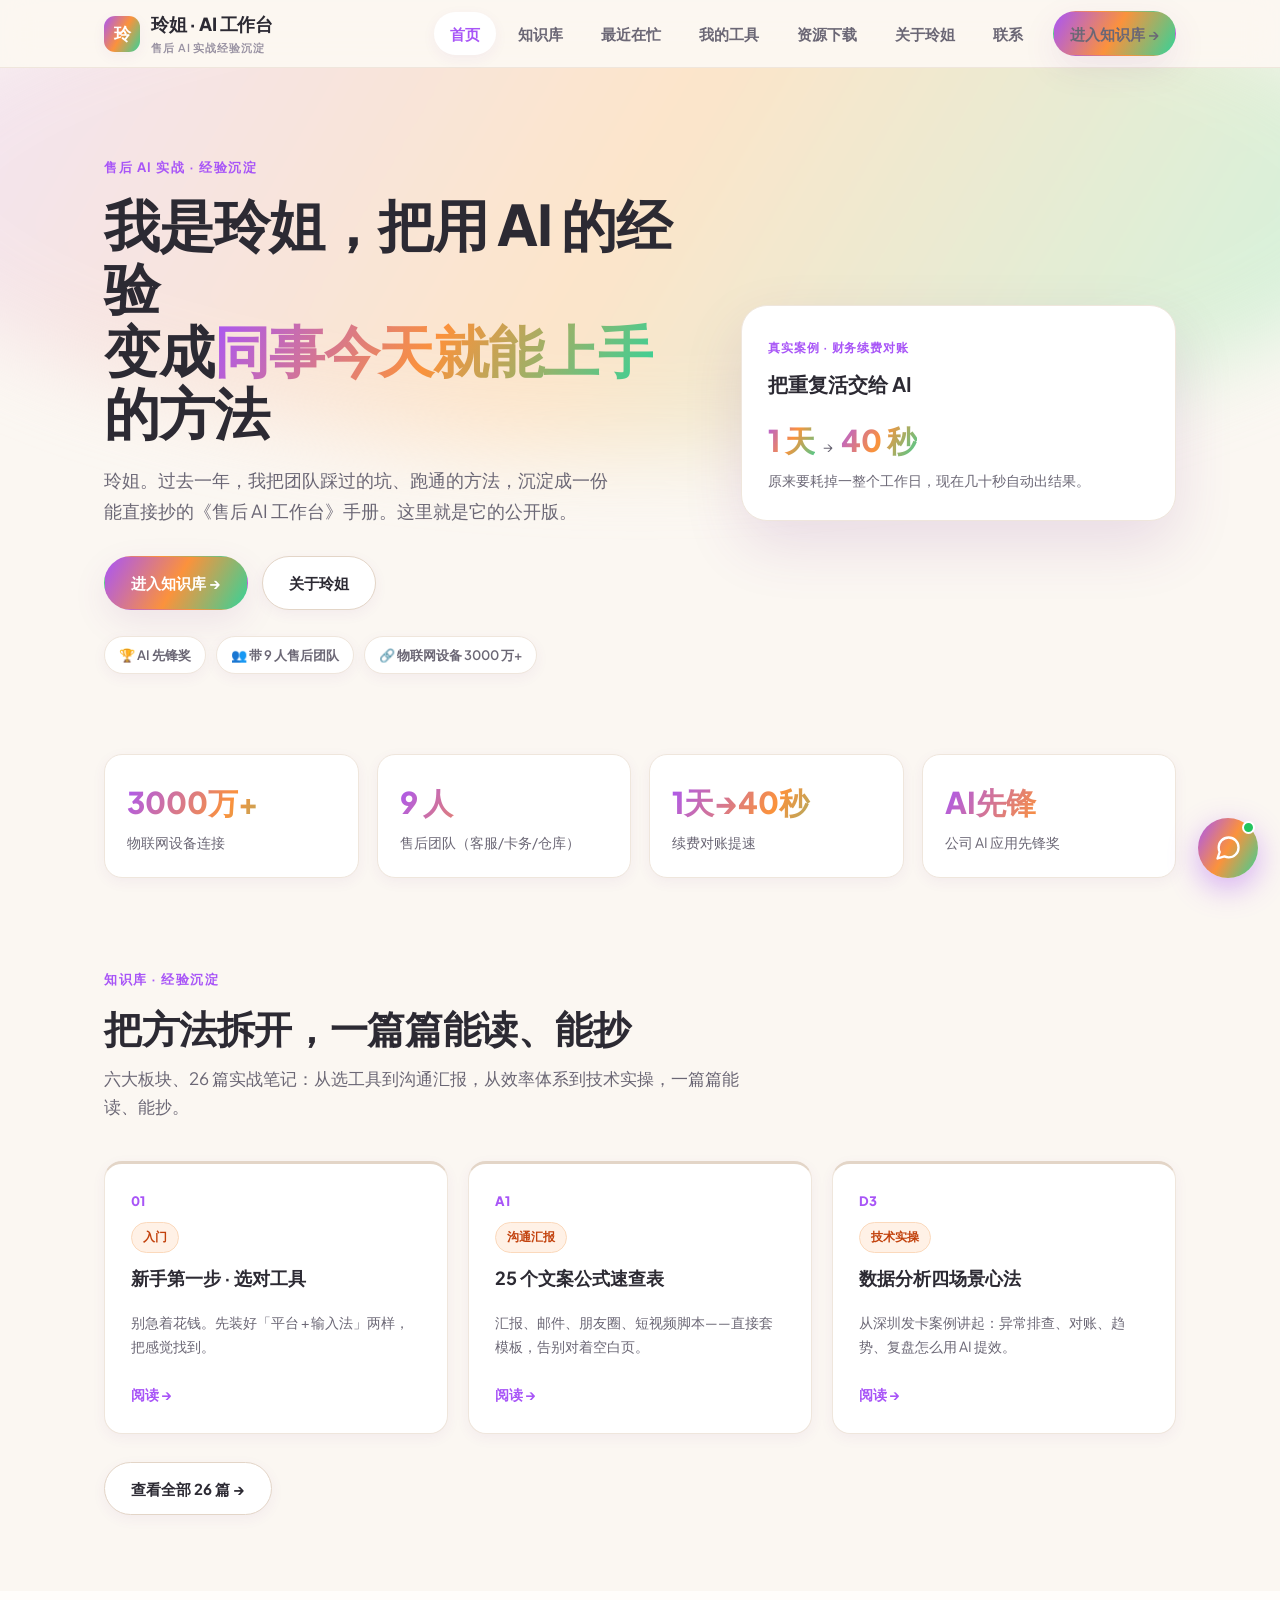
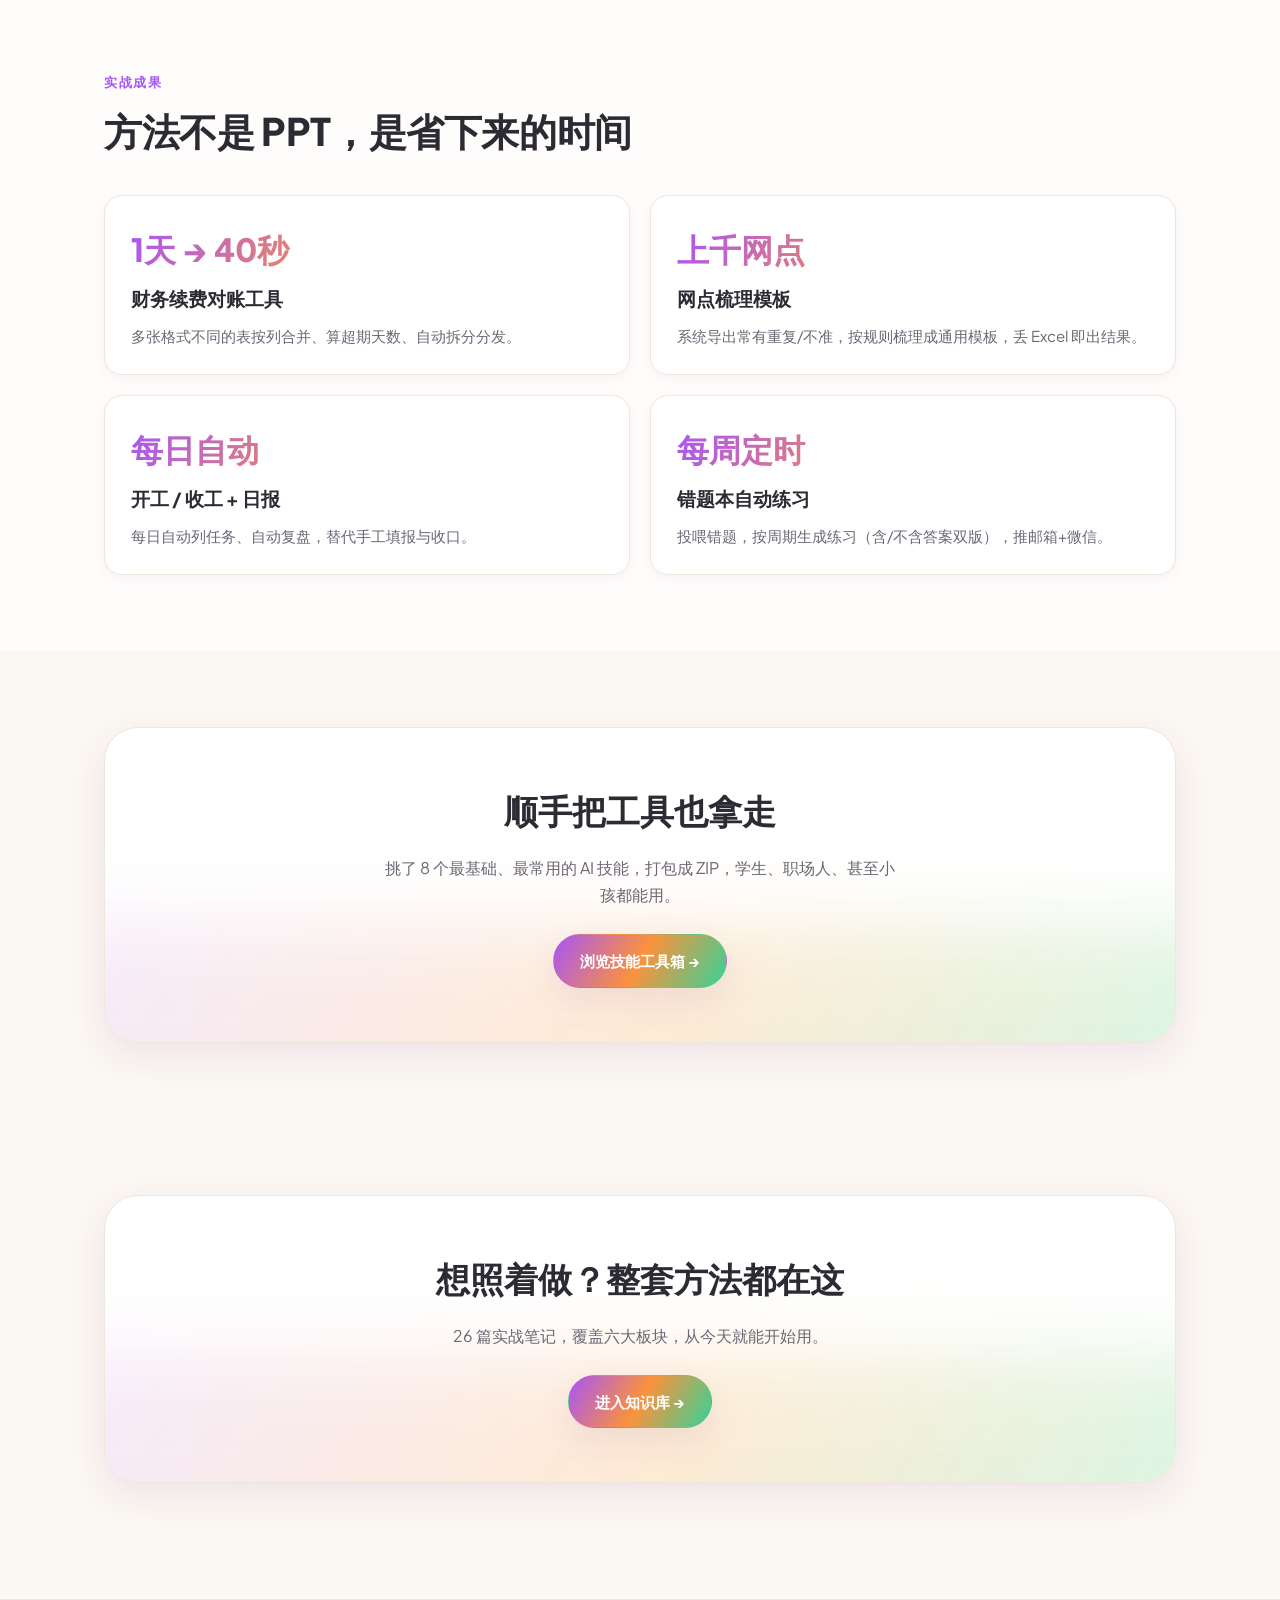
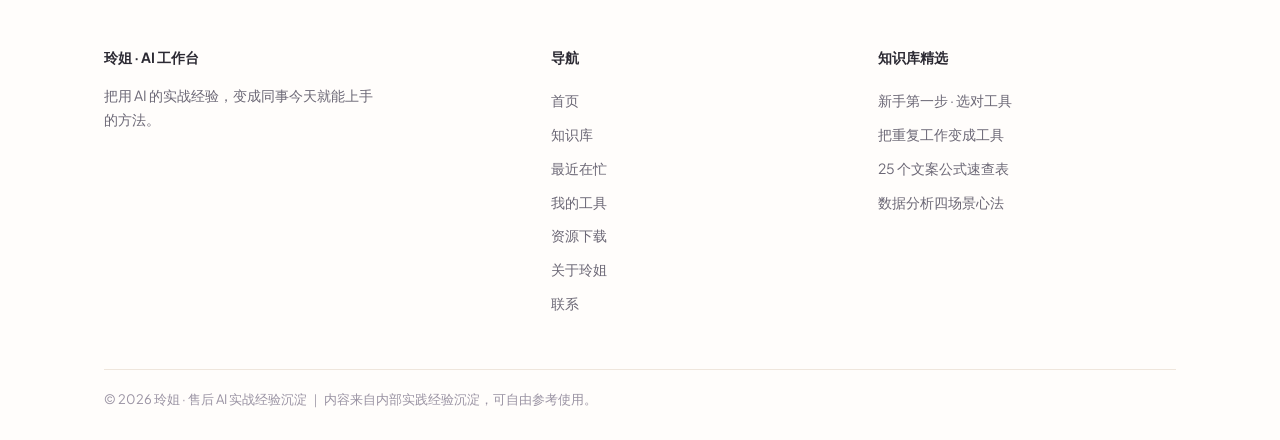
<file: index.html>
<!DOCTYPE html>
<html lang="zh-CN">
<head>
  <meta charset="UTF-8" />
  <meta name="viewport" content="width=device-width, initial-scale=1.0" />
  <title>玲姐 · AI 工作台 ｜ 售后 AI 实战经验沉淀</title>
  <meta name="description" content="玲姐把用 AI 的实战经验，变成同事今天就能上手的方法论与知识库。" />
  <link rel="preconnect" href="https://fonts.googleapis.com" />
  <link rel="preconnect" href="https://fonts.gstatic.com" crossorigin />
  <link href="https://fonts.googleapis.com/css2?family=Plus+Jakarta+Sans:wght@400;500;600;700;800&family=JetBrains+Mono&display=swap" rel="stylesheet" />
    <link rel="icon" href="assets/favicon.svg" type="image/svg+xml" />
<link rel="stylesheet" href="assets/css/style.css" />
  <meta property="og:type" content="website" />
  <meta property="og:title" content="玲姐 · AI 工作台 ｜ 售后 AI 实战经验沉淀" />
  <meta property="og:description" content="玲姐把用 AI 的实战经验，变成同事今天就能上手的方法论与知识库。" />
  <meta property="og:image" content="https://ling02163.github.io/ai-workbench/assets/og-cover.png" />
  <meta property="og:url" content="https://ling02163.github.io/ai-workbench/" />
  <meta name="twitter:card" content="summary_large_image" />
  <meta name="twitter:title" content="玲姐 · AI 工作台 ｜ 售后 AI 实战经验沉淀" />
  <meta name="twitter:description" content="玲姐把用 AI 的实战经验，变成同事今天就能上手的方法论与知识库。" />
  <meta name="twitter:image" content="https://ling02163.github.io/ai-workbench/assets/og-cover.png" />
</head>
<body>
  <div id="site-header"></div>

  <main>
    <!-- HERO -->
    <section class="hero">
      <div class="container">
        <div>
          <span class="eyebrow">售后 AI 实战 · 经验沉淀</span>
          <h1>我是玲姐，把用 AI 的经验<br />变成<span class="gradient-text">同事今天就能上手</span>的方法</h1>
          <p class="lead">玲姐。过去一年，我把团队踩过的坑、跑通的方法，沉淀成一份能直接抄的《售后 AI 工作台》手册。这里就是它的公开版。</p>
          <div class="hero-actions">
            <a class="btn btn-primary" href="kb.html">进入知识库 →</a>
            <a class="btn btn-ghost" href="about.html">关于玲姐</a>
          </div>
          <div class="pill-row">
            <span class="pill">🏆 AI 先锋奖</span>
            <span class="pill">👥 带 9 人售后团队</span>
            <span class="pill">🔗 物联网设备 3000 万+</span>
          </div>
        </div>
        <div class="hero-card float" data-reveal>
          <span class="tag">真实案例 · 财务续费对账</span>
          <h3>把重复活交给 AI</h3>
          <div class="stat">
            <b class="gradient-text">1 天</b>
            <span>→</span>
            <b class="gradient-text">40 秒</b>
          </div>
          <span style="color:var(--ink-soft);font-size:14px;">原来要耗掉一整个工作日，现在几十秒自动出结果。</span>
        </div>
      </div>
    </section>

    <!-- STATS -->
    <section class="container" style="padding-bottom:10px;">
      <div class="stats" data-reveal>
        <div class="stat-card"><b class="gradient-text">3000万+</b><span>物联网设备连接</span></div>
        <div class="stat-card"><b class="gradient-text">9 人</b><span>售后团队（客服/卡务/仓库）</span></div>
        <div class="stat-card"><b class="gradient-text">1天→40秒</b><span>续费对账提速</span></div>
        <div class="stat-card"><b class="gradient-text">AI先锋</b><span>公司 AI 应用先锋奖</span></div>
      </div>
    </section>

    <!-- 知识库入口 -->
    <section class="block">
      <div class="container">
        <div class="section-head" data-reveal>
          <span class="eyebrow">知识库 · 经验沉淀</span>
          <h2 class="section-title">把方法拆开，一篇篇能读、能抄</h2>
          <p class="section-sub">六大板块、26 篇实战笔记：从选工具到沟通汇报，从效率体系到技术实操，一篇篇能读、能抄。</p>
        </div>
        <div class="grid grid-3">
          <a class="card kb-card" href="kb.html?id=choose-tools" data-reveal>
            <span class="no">01</span><span class="chip">入门</span>
            <h3>新手第一步 · 选对工具</h3>
            <p>别急着花钱。先装好「平台 + 输入法」两样，把感觉找到。</p>
            <span class="more">阅读 →</span>
          </a>
          <a class="card kb-card" href="kb.html?id=copy-formulas" data-reveal>
            <span class="no">A1</span><span class="chip">沟通汇报</span>
            <h3>25 个文案公式速查表</h3>
            <p>汇报、邮件、朋友圈、短视频脚本——直接套模板，告别对着空白页。</p>
            <span class="more">阅读 →</span>
          </a>
          <a class="card kb-card" href="kb.html?id=ai-data-analysis" data-reveal>
            <span class="no">D3</span><span class="chip">技术实操</span>
            <h3>数据分析四场景心法</h3>
            <p>从深圳发卡案例讲起：异常排查、对账、趋势、复盘怎么用 AI 提效。</p>
            <span class="more">阅读 →</span>
          </a>
        </div>
        <div style="margin-top:28px;" data-reveal>
          <a class="btn btn-ghost" href="kb.html">查看全部 26 篇 →</a>
        </div>
      </div>
    </section>

    <!-- 实战成果 -->
    <section class="block" style="background:var(--bg-soft);">
      <div class="container">
        <div class="section-head" data-reveal>
          <span class="eyebrow">实战成果</span>
          <h2 class="section-title">方法不是 PPT，是省下来的时间</h2>
        </div>
        <div class="case">
          <div class="card" data-reveal>
            <div class="big">1天 → 40秒</div>
            <h3 style="margin-top:6px;">财务续费对账工具</h3>
            <p>多张格式不同的表按列合并、算超期天数、自动拆分分发。</p>
          </div>
          <div class="card" data-reveal>
            <div class="big">上千网点</div>
            <h3 style="margin-top:6px;">网点梳理模板</h3>
            <p>系统导出常有重复/不准，按规则梳理成通用模板，丢 Excel 即出结果。</p>
          </div>
          <div class="card" data-reveal>
            <div class="big">每日自动</div>
            <h3 style="margin-top:6px;">开工 / 收工 + 日报</h3>
            <p>每日自动列任务、自动复盘，替代手工填报与收口。</p>
          </div>
          <div class="card" data-reveal>
            <div class="big">每周定时</div>
            <h3 style="margin-top:6px;">错题本自动练习</h3>
            <p>投喂错题，按周期生成练习（含/不含答案双版），推邮箱+微信。</p>
          </div>
        </div>
      </div>
    </section>

    <!-- 资源下载入口 -->
    <section class="block">
      <div class="container">
        <div class="cta" data-reveal>
          <h2>顺手把工具也拿走</h2>
          <p>挑了 8 个最基础、最常用的 AI 技能，打包成 ZIP，学生、职场人、甚至小孩都能用。</p>
          <a class="btn btn-primary" href="downloads.html">浏览技能工具箱 →</a>
        </div>
      </div>
    </section>

    <!-- CTA -->
    <section class="block">
      <div class="container">
        <div class="cta" data-reveal>
          <h2>想照着做？整套方法都在这</h2>
          <p>26 篇实战笔记，覆盖六大板块，从今天就能开始用。</p>
          <a class="btn btn-primary" href="kb.html">进入知识库 →</a>
        </div>
      </div>
    </section>
  </main>

  <div id="site-footer"></div>
  <script src="assets/js/main.js"></script>
  <script src="assets/js/chatbot.js"></script>
</body>
</html>
</file>
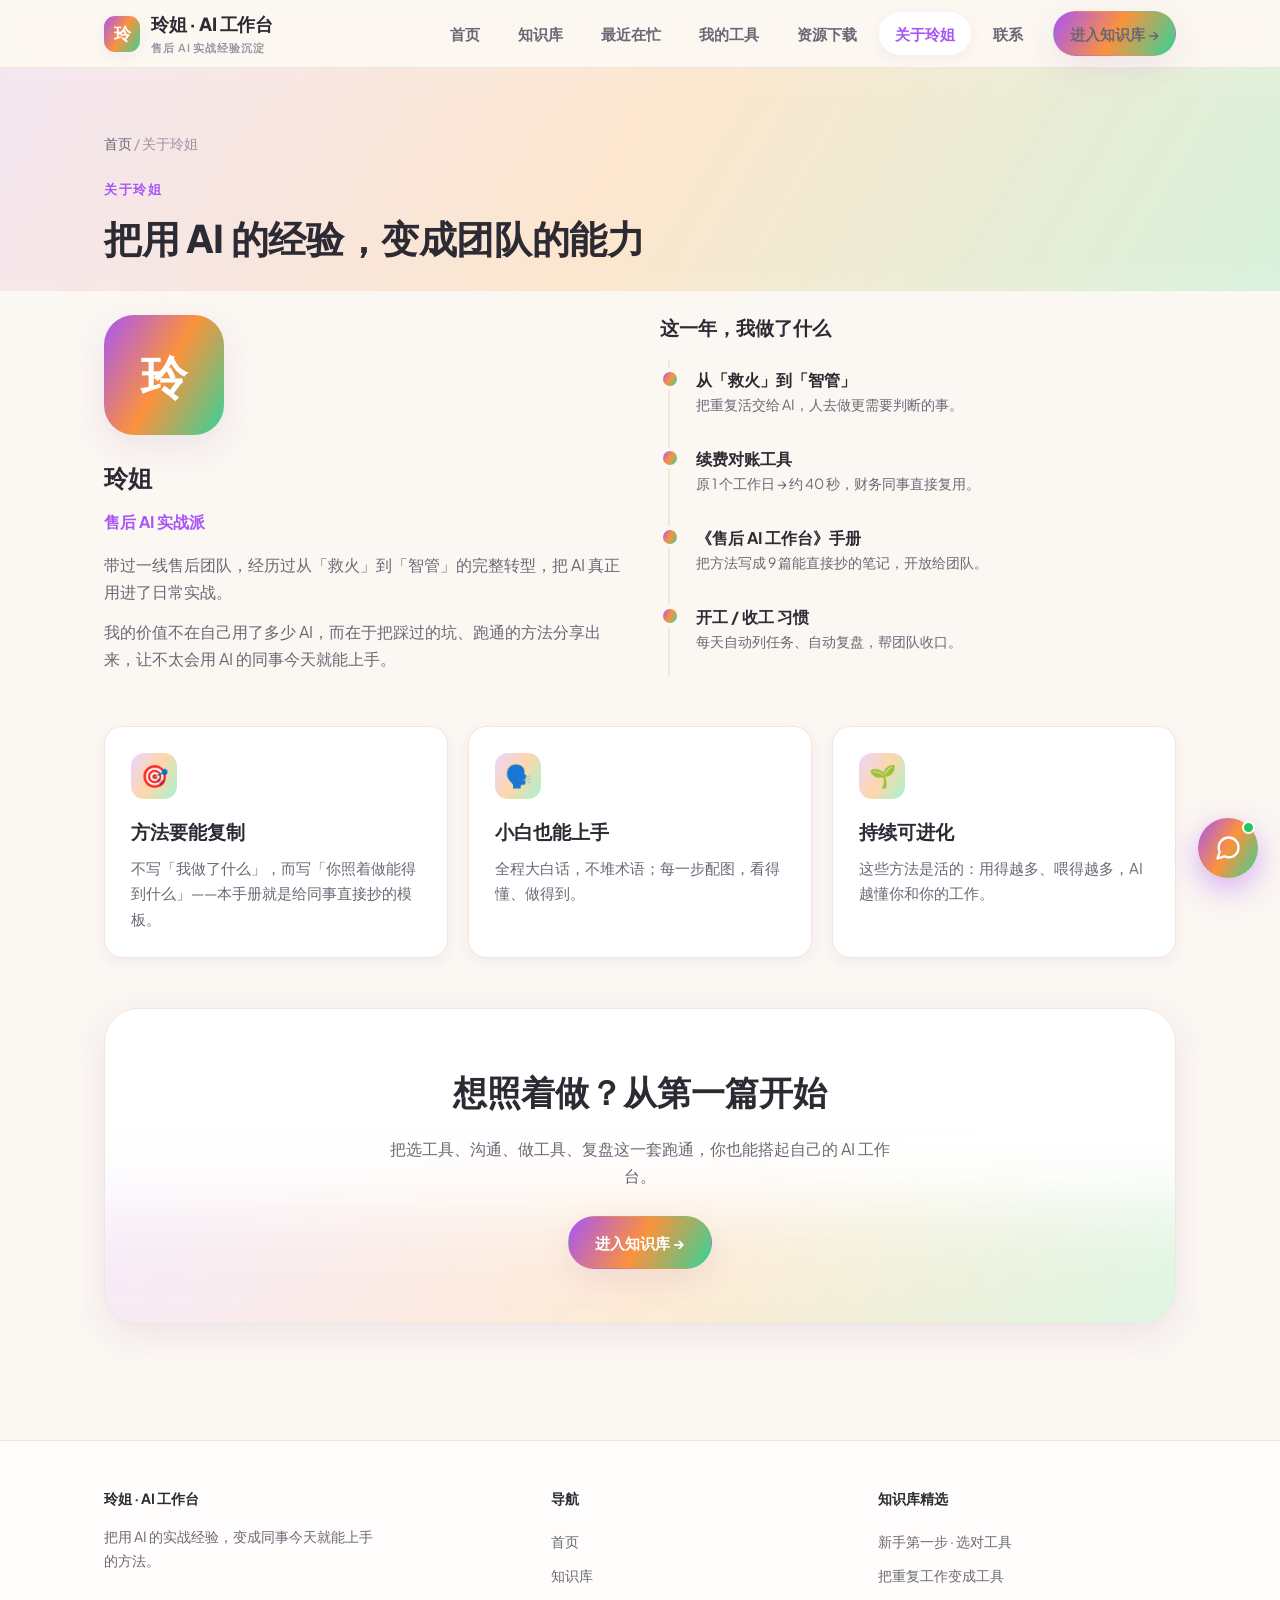
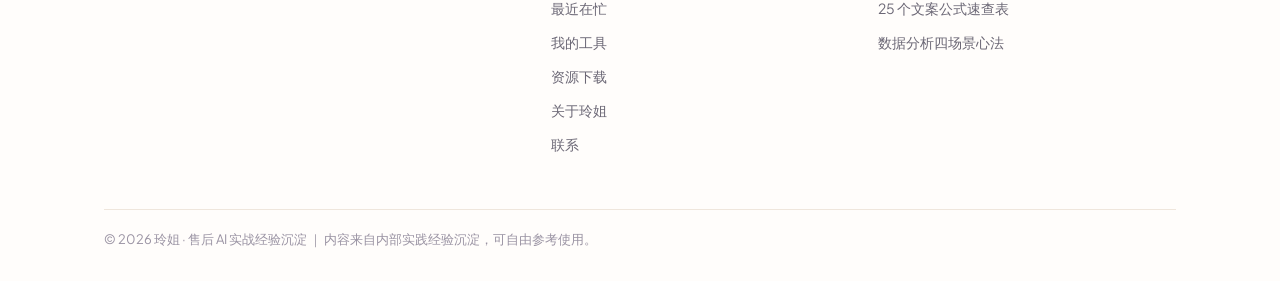
<file: about.html>
<!DOCTYPE html>
<html lang="zh-CN">
<head>
  <meta charset="UTF-8" />
  <meta name="viewport" content="width=device-width, initial-scale=1.0" />
  <title>关于玲姐 ｜ 玲姐 · AI 工作台</title>
  <meta name="description" content="玲姐，深耕售后 AI 实战，专注把 AI 经验变成可复制的方法。" />
  <link rel="preconnect" href="https://fonts.googleapis.com" />
  <link rel="preconnect" href="https://fonts.gstatic.com" crossorigin />
  <link href="https://fonts.googleapis.com/css2?family=Plus+Jakarta+Sans:wght@400;500;600;700;800&family=JetBrains+Mono&display=swap" rel="stylesheet" />
    <link rel="icon" href="assets/favicon.svg" type="image/svg+xml" />
<link rel="stylesheet" href="assets/css/style.css" />
  <meta property="og:type" content="website" />
  <meta property="og:title" content="玲姐 · AI 工作台 ｜ 售后 AI 实战经验沉淀" />
  <meta property="og:description" content="玲姐把用 AI 的实战经验，变成同事今天就能上手的方法论与知识库。" />
  <meta property="og:image" content="https://ling02163.github.io/ai-workbench/assets/og-cover.png" />
  <meta property="og:url" content="https://ling02163.github.io/ai-workbench/" />
  <meta name="twitter:card" content="summary_large_image" />
  <meta name="twitter:title" content="玲姐 · AI 工作台 ｜ 售后 AI 实战经验沉淀" />
  <meta name="twitter:description" content="玲姐把用 AI 的实战经验，变成同事今天就能上手的方法论与知识库。" />
  <meta name="twitter:image" content="https://ling02163.github.io/ai-workbench/assets/og-cover.png" />
</head>
<body>
  <div id="site-header"></div>

  <main>
    <section class="kb-hero">
      <div class="container">
        <div class="breadcrumb"><a href="index.html">首页</a> / <span>关于玲姐</span></div>
        <span class="eyebrow">关于玲姐</span>
        <h1 class="section-title">把用 AI 的经验，变成团队的能力</h1>
      </div>
    </section>

    <section class="block" style="padding-top:20px;">
      <div class="container">
        <div class="about-grid" data-reveal>
          <div>
            <div class="avatar" style="margin-bottom:22px;">玲</div>
            <h2 style="font-size:24px;margin-bottom:10px;">玲姐</h2>
            <p style="color:var(--purple);font-weight:700;margin-bottom:16px;">售后 AI 实战派</p>
            <p style="color:var(--ink-soft);">带过一线售后团队，经历过从「救火」到「智管」的完整转型，把 AI 真正用进了日常实战。</p>
            <p style="color:var(--ink-soft);margin-top:12px;">我的价值不在自己用了多少 AI，而在于把踩过的坑、跑通的方法分享出来，让不太会用 AI 的同事今天就能上手。</p>
          </div>
          <div>
            <h3 style="margin-bottom:16px;font-size:19px;">这一年，我做了什么</h3>
            <div class="timeline">
              <div class="item"><strong>从「救火」到「智管」</strong><p style="color:var(--ink-soft);font-size:14px;">把重复活交给 AI，人去做更需要判断的事。</p></div>
              <div class="item"><strong>续费对账工具</strong><p style="color:var(--ink-soft);font-size:14px;">原 1 个工作日 → 约 40 秒，财务同事直接复用。</p></div>
              <div class="item"><strong>《售后 AI 工作台》手册</strong><p style="color:var(--ink-soft);font-size:14px;">把方法写成 9 篇能直接抄的笔记，开放给团队。</p></div>
              <div class="item"><strong>开工 / 收工 习惯</strong><p style="color:var(--ink-soft);font-size:14px;">每天自动列任务、自动复盘，帮团队收口。</p></div>
            </div>
          </div>
        </div>

        <div class="grid grid-3" style="margin-top:50px;">
          <div class="card" data-reveal>
            <div class="ico">🎯</div>
            <h3>方法要能复制</h3>
            <p>不写「我做了什么」，而写「你照着做能得到什么」——本手册就是给同事直接抄的模板。</p>
          </div>
          <div class="card" data-reveal>
            <div class="ico">🗣️</div>
            <h3>小白也能上手</h3>
            <p>全程大白话，不堆术语；每一步配图，看得懂、做得到。</p>
          </div>
          <div class="card" data-reveal>
            <div class="ico">🌱</div>
            <h3>持续可进化</h3>
            <p>这些方法是活的：用得越多、喂得越多，AI 越懂你和你的工作。</p>
          </div>
        </div>

        <div class="cta" style="margin-top:50px;" data-reveal>
          <h2>想照着做？从第一篇开始</h2>
          <p>把选工具、沟通、做工具、复盘这一套跑通，你也能搭起自己的 AI 工作台。</p>
          <a class="btn btn-primary" href="kb.html">进入知识库 →</a>
        </div>
      </div>
    </section>
  </main>

  <div id="site-footer"></div>
  <script src="assets/js/main.js"></script>
  <script src="assets/js/chatbot.js"></script>
</body>
</html>
</file>
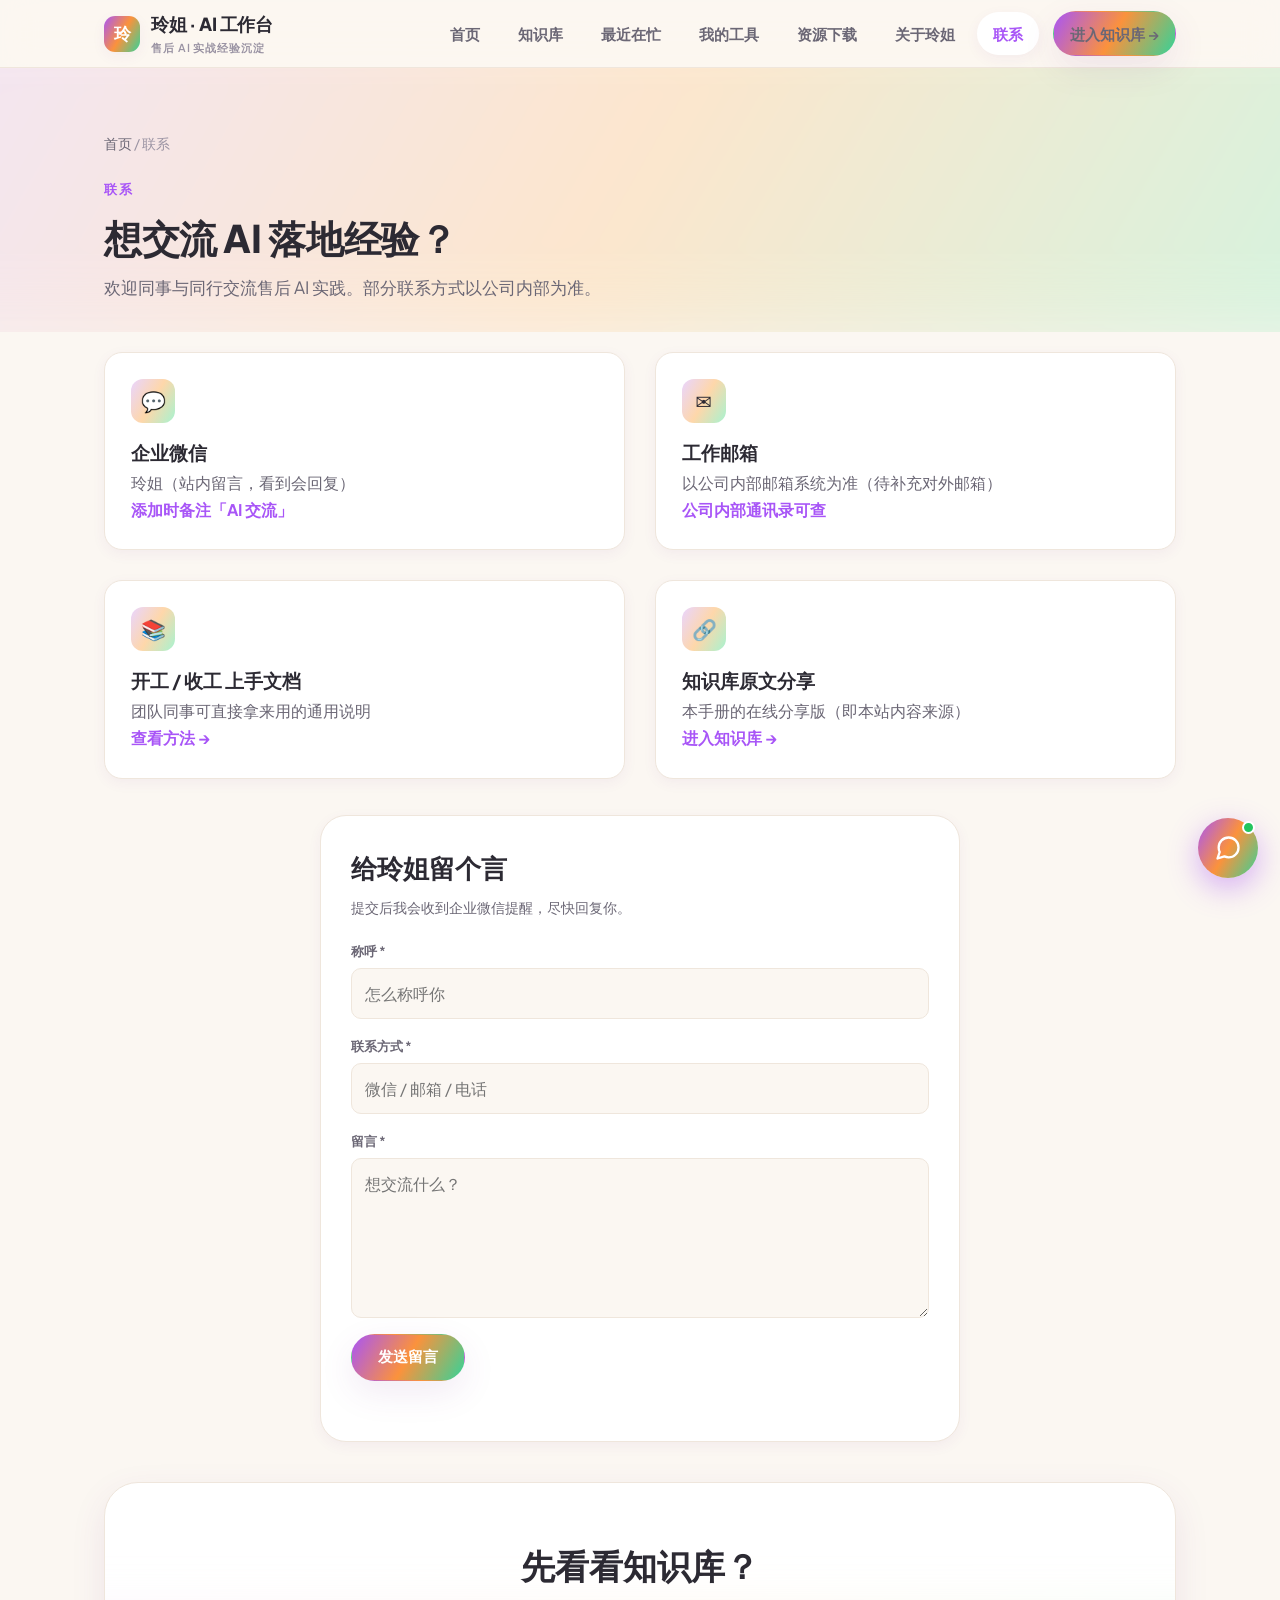
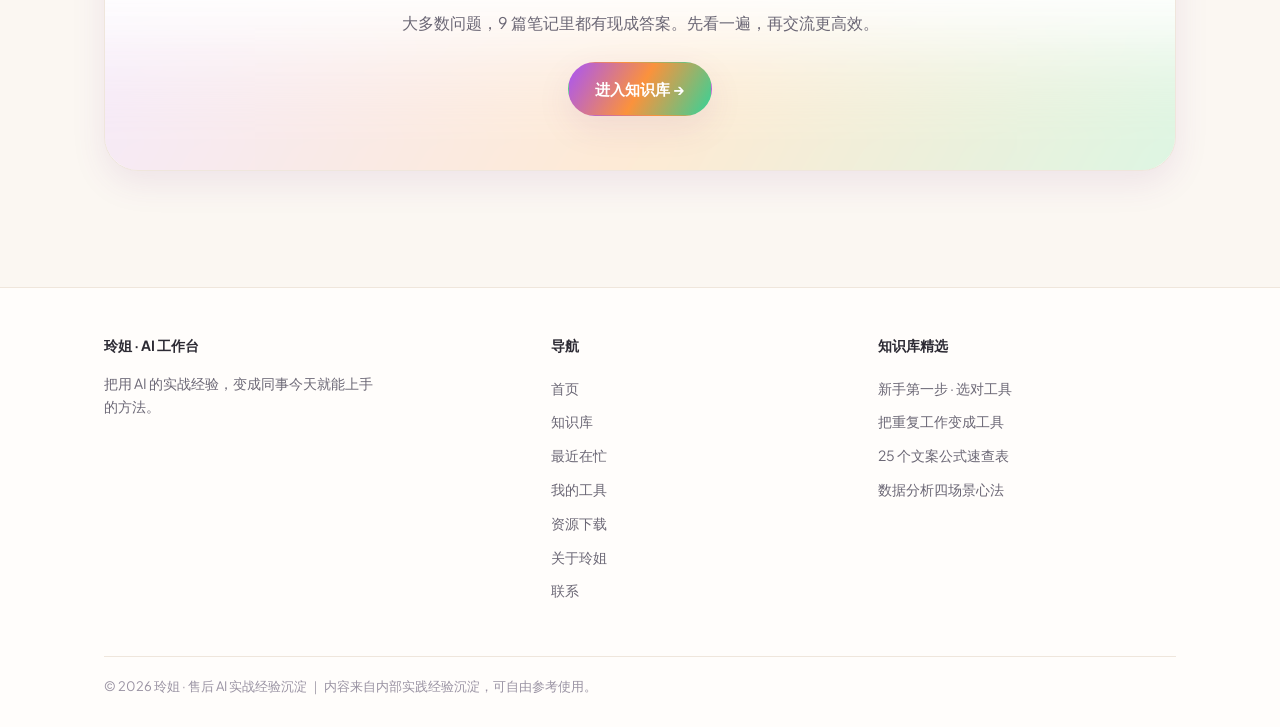
<file: contact.html>
<!DOCTYPE html>
<html lang="zh-CN">
<head>
  <meta charset="UTF-8" />
  <meta name="viewport" content="width=device-width, initial-scale=1.0" />
  <title>联系 ｜ 玲姐 · AI 工作台</title>
  <meta name="description" content="与玲姐取得联系，或获取《售后 AI 工作台》相关资源。" />
  <link rel="preconnect" href="https://fonts.googleapis.com" />
  <link rel="preconnect" href="https://fonts.gstatic.com" crossorigin />
  <link href="https://fonts.googleapis.com/css2?family=Plus+Jakarta+Sans:wght@400;500;600;700;800&family=JetBrains+Mono&display=swap" rel="stylesheet" />
    <link rel="icon" href="assets/favicon.svg" type="image/svg+xml" />
<link rel="stylesheet" href="assets/css/style.css" />
  <meta property="og:type" content="website" />
  <meta property="og:title" content="玲姐 · AI 工作台 ｜ 售后 AI 实战经验沉淀" />
  <meta property="og:description" content="玲姐把用 AI 的实战经验，变成同事今天就能上手的方法论与知识库。" />
  <meta property="og:image" content="https://ling02163.github.io/ai-workbench/assets/og-cover.png" />
  <meta property="og:url" content="https://ling02163.github.io/ai-workbench/" />
  <meta name="twitter:card" content="summary_large_image" />
  <meta name="twitter:title" content="玲姐 · AI 工作台 ｜ 售后 AI 实战经验沉淀" />
  <meta name="twitter:description" content="玲姐把用 AI 的实战经验，变成同事今天就能上手的方法论与知识库。" />
  <meta name="twitter:image" content="https://ling02163.github.io/ai-workbench/assets/og-cover.png" />
</head>
<body>
  <div id="site-header"></div>

  <main>
    <section class="kb-hero">
      <div class="container">
        <div class="breadcrumb"><a href="index.html">首页</a> / <span>联系</span></div>
        <span class="eyebrow">联系</span>
        <h1 class="section-title">想交流 AI 落地经验？</h1>
        <p class="section-sub">欢迎同事与同行交流售后 AI 实践。部分联系方式以公司内部为准。</p>
      </div>
    </section>

    <section class="block" style="padding-top:20px;">
      <div class="container">
        <div class="contact-grid">
          <div class="contact-card" data-reveal>
            <div class="ico">💬</div>
            <h3>企业微信</h3>
            <p style="color:var(--ink-soft);">玲姐（站内留言，看到会回复）</p>
            <a href="#">添加时备注「AI 交流」</a>
          </div>
          <div class="contact-card" data-reveal>
            <div class="ico">✉️</div>
            <h3>工作邮箱</h3>
            <p style="color:var(--ink-soft);">以公司内部邮箱系统为准（待补充对外邮箱）</p>
            <a href="#">公司内部通讯录可查</a>
          </div>
          <div class="contact-card" data-reveal>
            <div class="ico">📚</div>
            <h3>开工 / 收工 上手文档</h3>
            <p style="color:var(--ink-soft);">团队同事可直接拿来用的通用说明</p>
            <a href="kb.html?id=work-rhythm-method" target="_blank">查看方法 →</a>
          </div>
          <div class="contact-card" data-reveal>
            <div class="ico">🔗</div>
            <h3>知识库原文分享</h3>
            <p style="color:var(--ink-soft);">本手册的在线分享版（即本站内容来源）</p>
            <a href="kb.html" target="_blank">进入知识库 →</a>
          </div>
        </div>

        <div class="contact-form-wrap" data-reveal>
          <h2 class="form-title">给玲姐留个言</h2>
          <p class="form-tip">提交后我会收到企业微信提醒，尽快回复你。</p>
          <form id="contactForm" class="contact-form" novalidate>
            <div class="form-row">
              <label for="cf-name">称呼 *</label>
              <input id="cf-name" name="name" type="text" maxlength="40" required placeholder="怎么称呼你" />
            </div>
            <div class="form-row">
              <label for="cf-contact">联系方式 *</label>
              <input id="cf-contact" name="contact" type="text" maxlength="60" required placeholder="微信 / 邮箱 / 电话" />
            </div>
            <div class="form-row">
              <label for="cf-msg">留言 *</label>
              <textarea id="cf-msg" name="message" rows="5" maxlength="800" required placeholder="想交流什么？"></textarea>
            </div>
            <!-- honeypot: 真人不会填，机器人才填 -->
            <div class="hp" aria-hidden="true">
              <label>请勿填写此栏<input type="text" name="company" tabindex="-1" autocomplete="off" /></label>
            </div>
            <button type="submit" class="btn btn-primary" id="cf-submit">发送留言</button>
            <p class="form-status" id="cf-status" role="status"></p>
          </form>
        </div>

        <div class="cta" style="margin-top:40px;" data-reveal>
          <h2>先看看知识库？</h2>
          <p>大多数问题，9 篇笔记里都有现成答案。先看一遍，再交流更高效。</p>
          <a class="btn btn-primary" href="kb.html">进入知识库 →</a>
        </div>
      </div>
    </section>
  </main>

  <div id="site-footer"></div>
  <script src="assets/js/main.js"></script>
  <script src="assets/js/chatbot.js"></script>
  <script src="assets/js/contact-config.js"></script>
  <script src="assets/js/contact.js"></script>
</body>
</html>
</file>
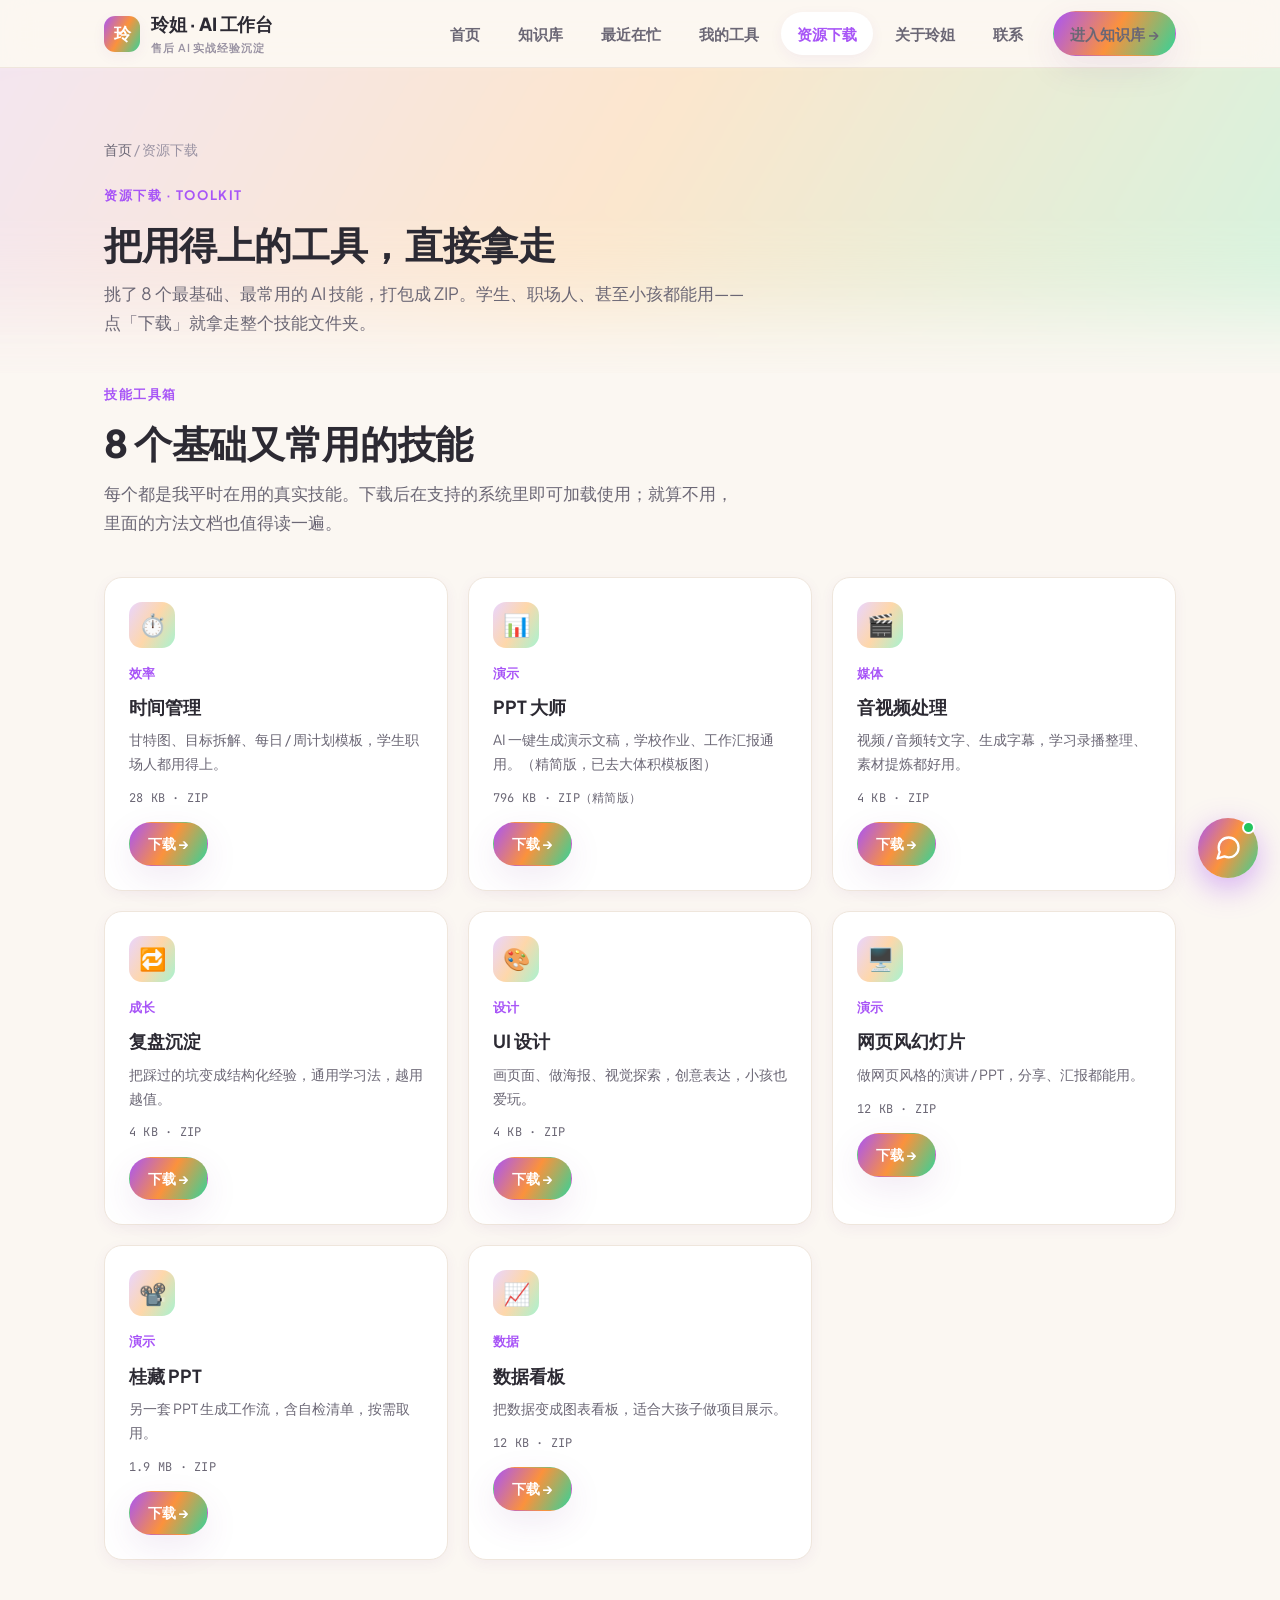
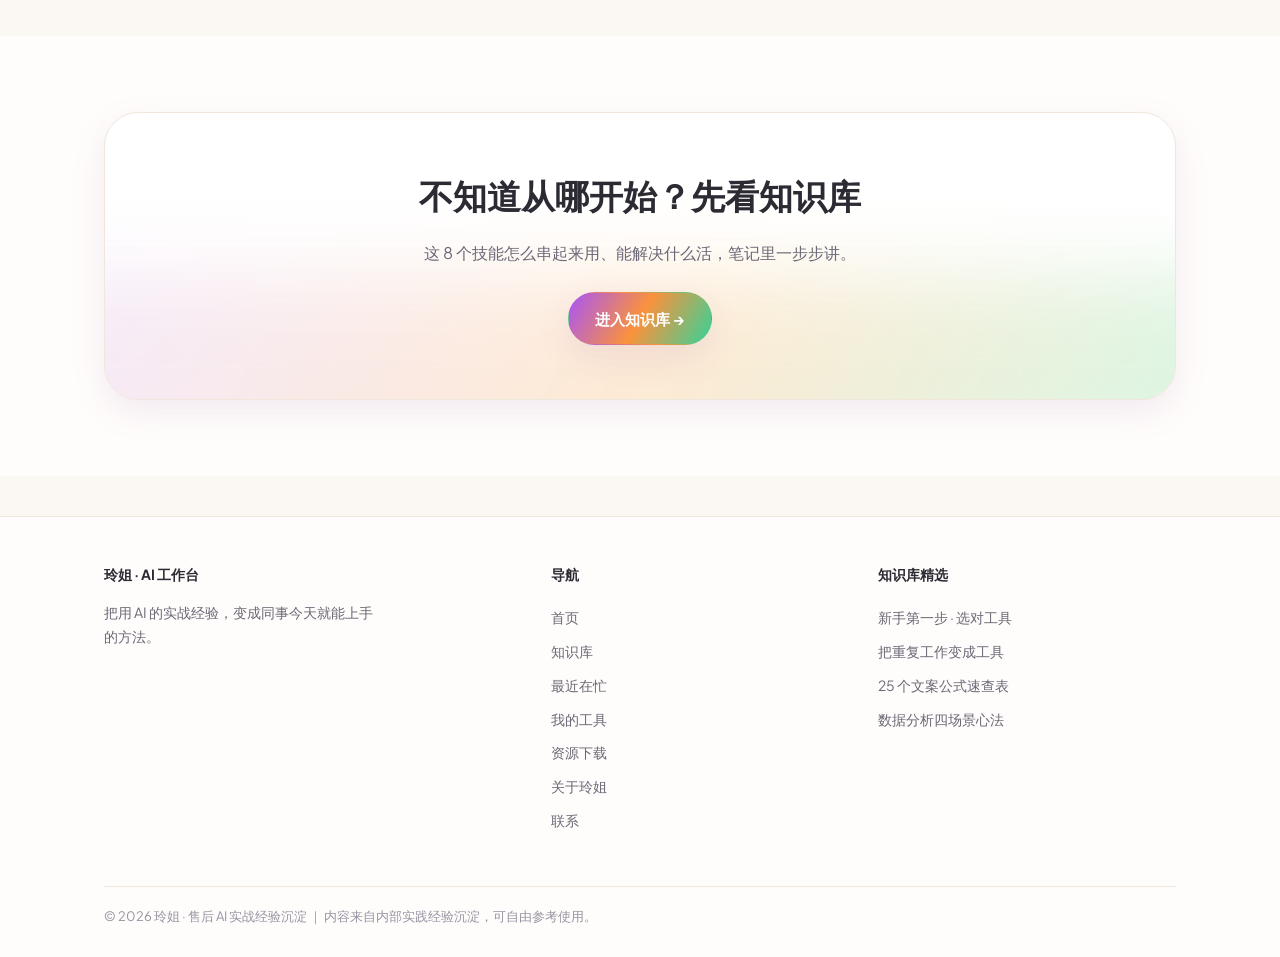
<file: downloads.html>
<!DOCTYPE html>
<html lang="zh-CN">
<head>
  <meta charset="UTF-8" />
  <meta name="viewport" content="width=device-width, initial-scale=1.0" />
  <title>资源下载 ｜ 玲姐 · AI 工作台</title>
  <meta name="description" content="玲姐挑了 8 个最基础、最常用的 AI 技能，打包成 ZIP 直接下载：时间管理、PPT、音视频处理、复盘、UI 设计、数据看板……学生、职场人、小孩都能用。" />
  <link rel="preconnect" href="https://fonts.googleapis.com" />
  <link rel="preconnect" href="https://fonts.gstatic.com" crossorigin />
  <link href="https://fonts.googleapis.com/css2?family=Plus+Jakarta+Sans:wght@400;500;600;700;800&family=JetBrains+Mono&display=swap" rel="stylesheet" />
    <link rel="icon" href="assets/favicon.svg" type="image/svg+xml" />
<link rel="stylesheet" href="assets/css/style.css" />
  <meta property="og:type" content="website" />
  <meta property="og:title" content="玲姐 · AI 工作台 ｜ 售后 AI 实战经验沉淀" />
  <meta property="og:description" content="玲姐把用 AI 的实战经验，变成同事今天就能上手的方法论与知识库。" />
  <meta property="og:image" content="https://ling02163.github.io/ai-workbench/assets/og-cover.png" />
  <meta property="og:url" content="https://ling02163.github.io/ai-workbench/" />
  <meta name="twitter:card" content="summary_large_image" />
  <meta name="twitter:title" content="玲姐 · AI 工作台 ｜ 售后 AI 实战经验沉淀" />
  <meta name="twitter:description" content="玲姐把用 AI 的实战经验，变成同事今天就能上手的方法论与知识库。" />
  <meta name="twitter:image" content="https://ling02163.github.io/ai-workbench/assets/og-cover.png" />
</head>
<body>
  <div id="site-header"></div>

  <main>
    <section class="page-hero">
      <div class="container">
        <div class="breadcrumb"><a href="index.html">首页</a> / <span>资源下载</span></div>
        <span class="eyebrow">资源下载 · Toolkit</span>
        <h1 class="section-title">把用得上的工具，直接拿走</h1>
        <p class="section-sub">挑了 8 个最基础、最常用的 AI 技能，打包成 ZIP。学生、职场人、甚至小孩都能用——点「下载」就拿走整个技能文件夹。</p>
      </div>
    </section>

    <section class="block" style="padding-top:6px;">
      <div class="container">
        <div class="section-head" data-reveal>
          <span class="eyebrow">技能工具箱</span>
          <h2 class="section-title">8 个基础又常用的技能</h2>
          <p class="section-sub">每个都是我平时在用的真实技能。下载后在支持的系统里即可加载使用；就算不用，里面的方法文档也值得读一遍。</p>
        </div>

        <div class="uses-grid">

          <article class="use-card" data-reveal>
            <div class="ico">⏱️</div>
            <div class="role">效率</div>
            <h3>时间管理</h3>
            <p>甘特图、目标拆解、每日 / 周计划模板，学生职场人都用得上。</p>
            <div class="dl-meta">28 KB · ZIP</div>
            <a class="btn btn-primary btn-sm" href="downloads/time-management.zip" download>下载 →</a>
          </article>

          <article class="use-card" data-reveal>
            <div class="ico">📊</div>
            <div class="role">演示</div>
            <h3>PPT 大师</h3>
            <p>AI 一键生成演示文稿，学校作业、工作汇报通用。（精简版，已去大体积模板图）</p>
            <div class="dl-meta">796 KB · ZIP（精简版）</div>
            <a class="btn btn-primary btn-sm" href="downloads/ppt-master.zip" download>下载 →</a>
          </article>

          <article class="use-card" data-reveal>
            <div class="ico">🎬</div>
            <div class="role">媒体</div>
            <h3>音视频处理</h3>
            <p>视频 / 音频转文字、生成字幕，学习录播整理、素材提炼都好用。</p>
            <div class="dl-meta">4 KB · ZIP</div>
            <a class="btn btn-primary btn-sm" href="downloads/media-processing.zip" download>下载 →</a>
          </article>

          <article class="use-card" data-reveal>
            <div class="ico">🔁</div>
            <div class="role">成长</div>
            <h3>复盘沉淀</h3>
            <p>把踩过的坑变成结构化经验，通用学习法，越用越值。</p>
            <div class="dl-meta">4 KB · ZIP</div>
            <a class="btn btn-primary btn-sm" href="downloads/self-improve.zip" download>下载 →</a>
          </article>

          <article class="use-card" data-reveal>
            <div class="ico">🎨</div>
            <div class="role">设计</div>
            <h3>UI 设计</h3>
            <p>画页面、做海报、视觉探索，创意表达，小孩也爱玩。</p>
            <div class="dl-meta">4 KB · ZIP</div>
            <a class="btn btn-primary btn-sm" href="downloads/ui-design.zip" download>下载 →</a>
          </article>

          <article class="use-card" data-reveal>
            <div class="ico">🖥️</div>
            <div class="role">演示</div>
            <h3>网页风幻灯片</h3>
            <p>做网页风格的演讲 / PPT，分享、汇报都能用。</p>
            <div class="dl-meta">12 KB · ZIP</div>
            <a class="btn btn-primary btn-sm" href="downloads/slides.zip" download>下载 →</a>
          </article>

          <article class="use-card" data-reveal>
            <div class="ico">📽️</div>
            <div class="role">演示</div>
            <h3>桂藏 PPT</h3>
            <p>另一套 PPT 生成工作流，含自检清单，按需取用。</p>
            <div class="dl-meta">1.9 MB · ZIP</div>
            <a class="btn btn-primary btn-sm" href="downloads/guizang-ppt-skill.zip" download>下载 →</a>
          </article>

          <article class="use-card" data-reveal>
            <div class="ico">📈</div>
            <div class="role">数据</div>
            <h3>数据看板</h3>
            <p>把数据变成图表看板，适合大孩子做项目展示。</p>
            <div class="dl-meta">12 KB · ZIP</div>
            <a class="btn btn-primary btn-sm" href="downloads/data-dashboard.zip" download>下载 →</a>
          </article>

        </div>
      </div>
    </section>

    <section class="block" style="background:var(--bg-soft);">
      <div class="container">
        <div class="cta" data-reveal>
          <h2>不知道从哪开始？先看知识库</h2>
          <p>这 8 个技能怎么串起来用、能解决什么活，笔记里一步步讲。</p>
          <a class="btn btn-primary" href="kb.html">进入知识库 →</a>
        </div>
      </div>
    </section>
  </main>

  <div id="site-footer"></div>
  <script src="assets/js/main.js"></script>
  <script src="assets/js/chatbot.js"></script>
</body>
</html>
</file>
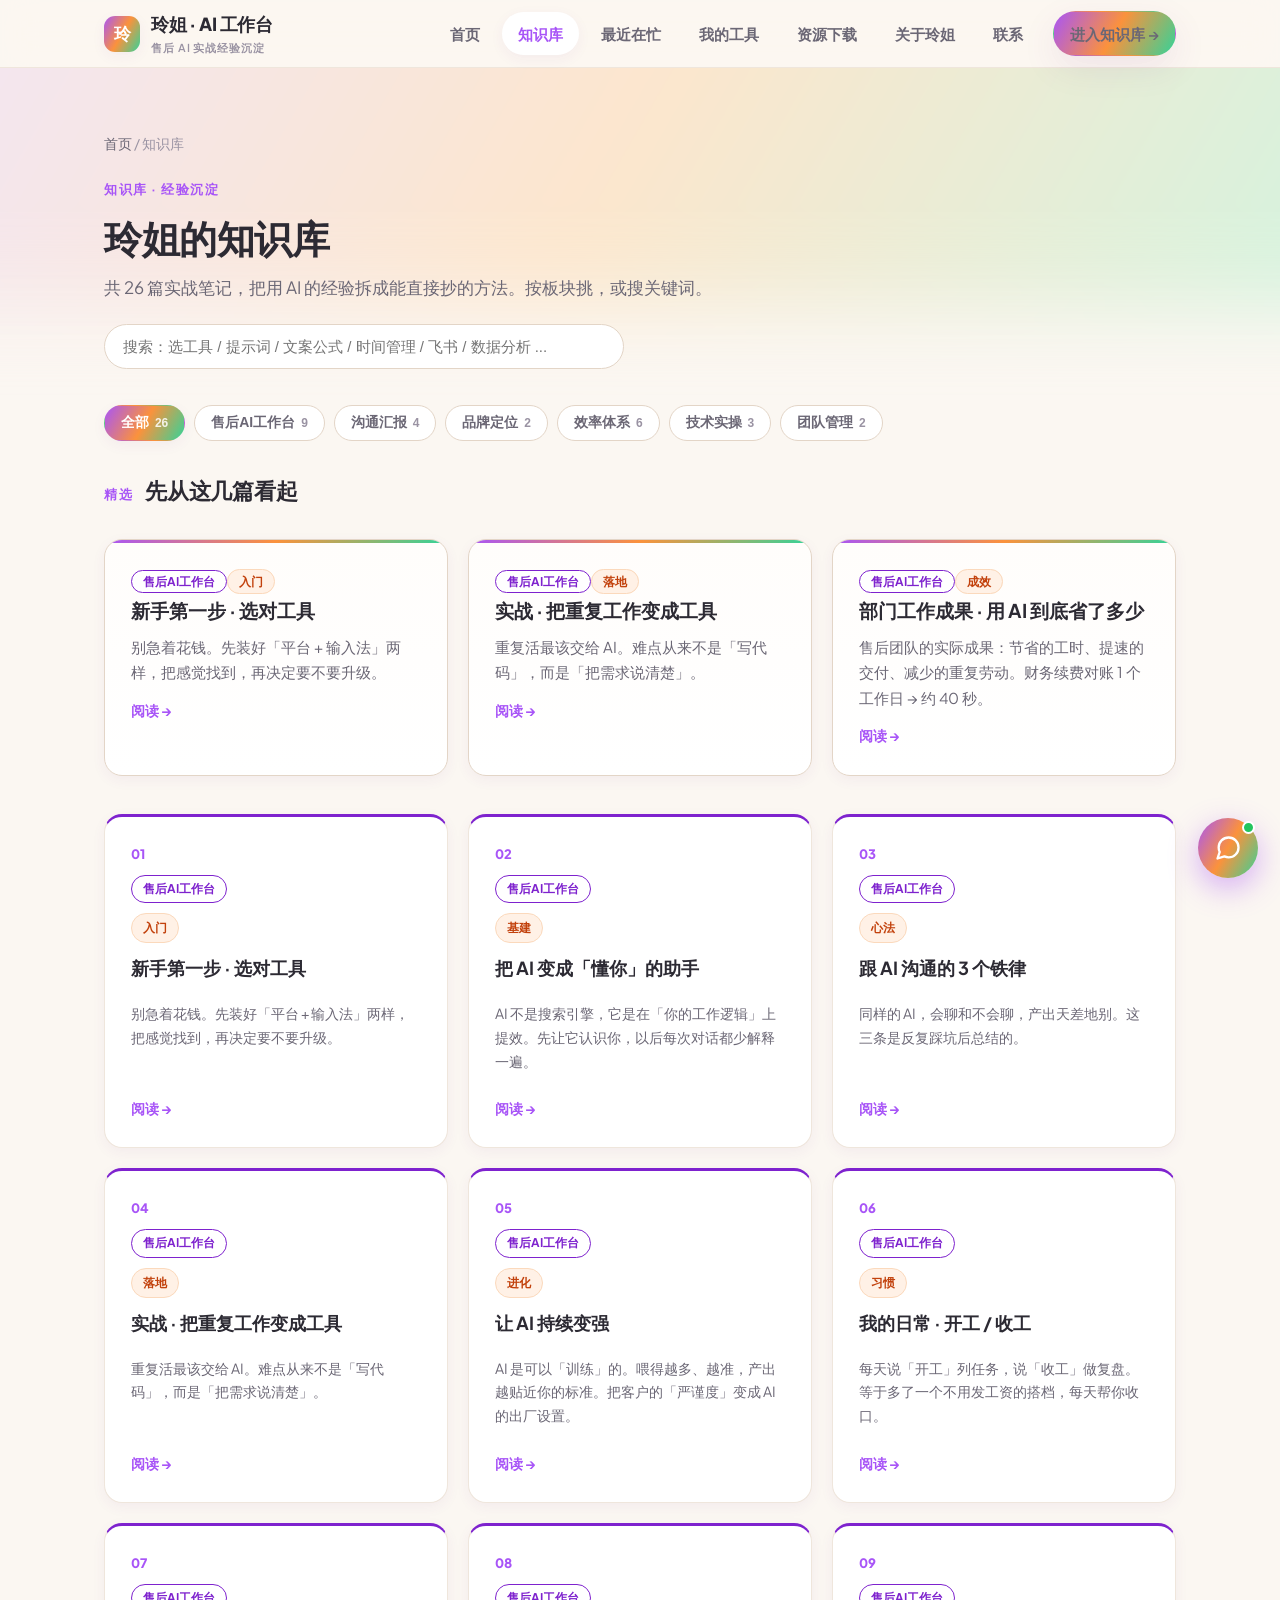
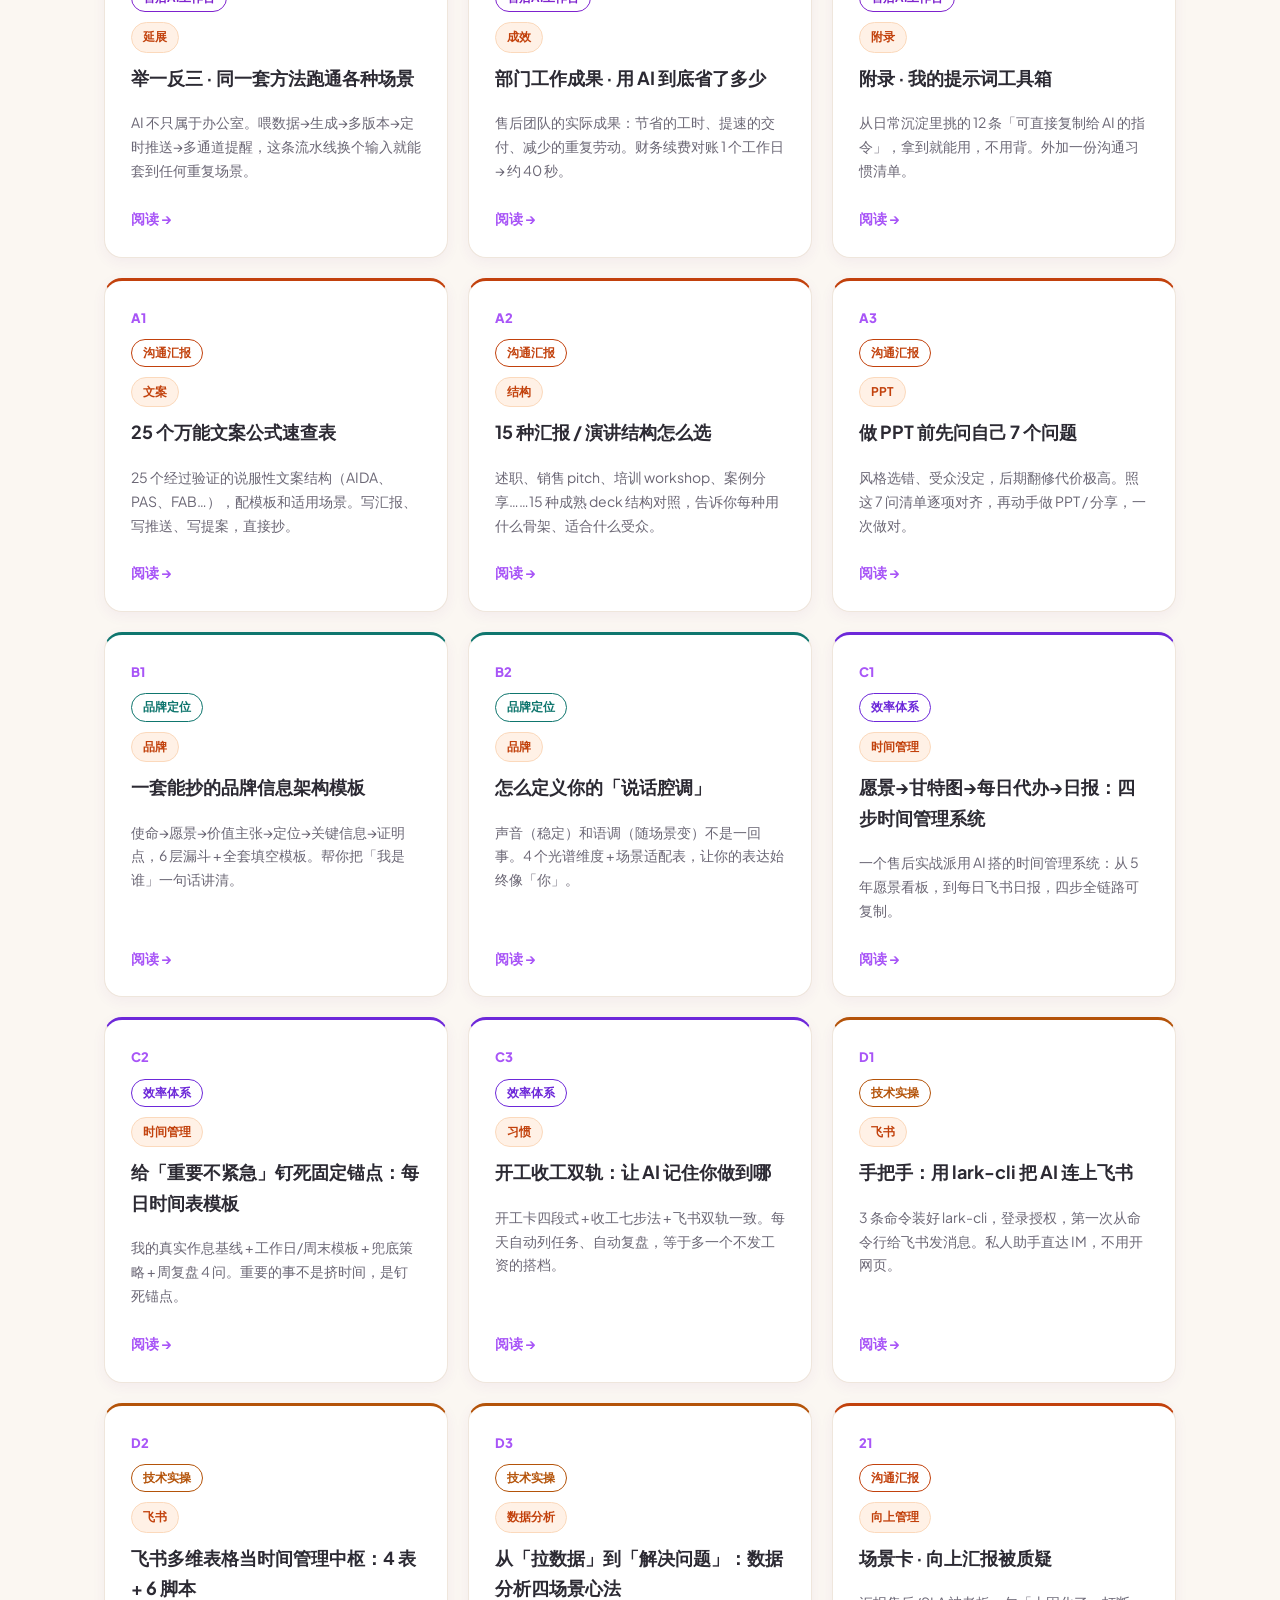
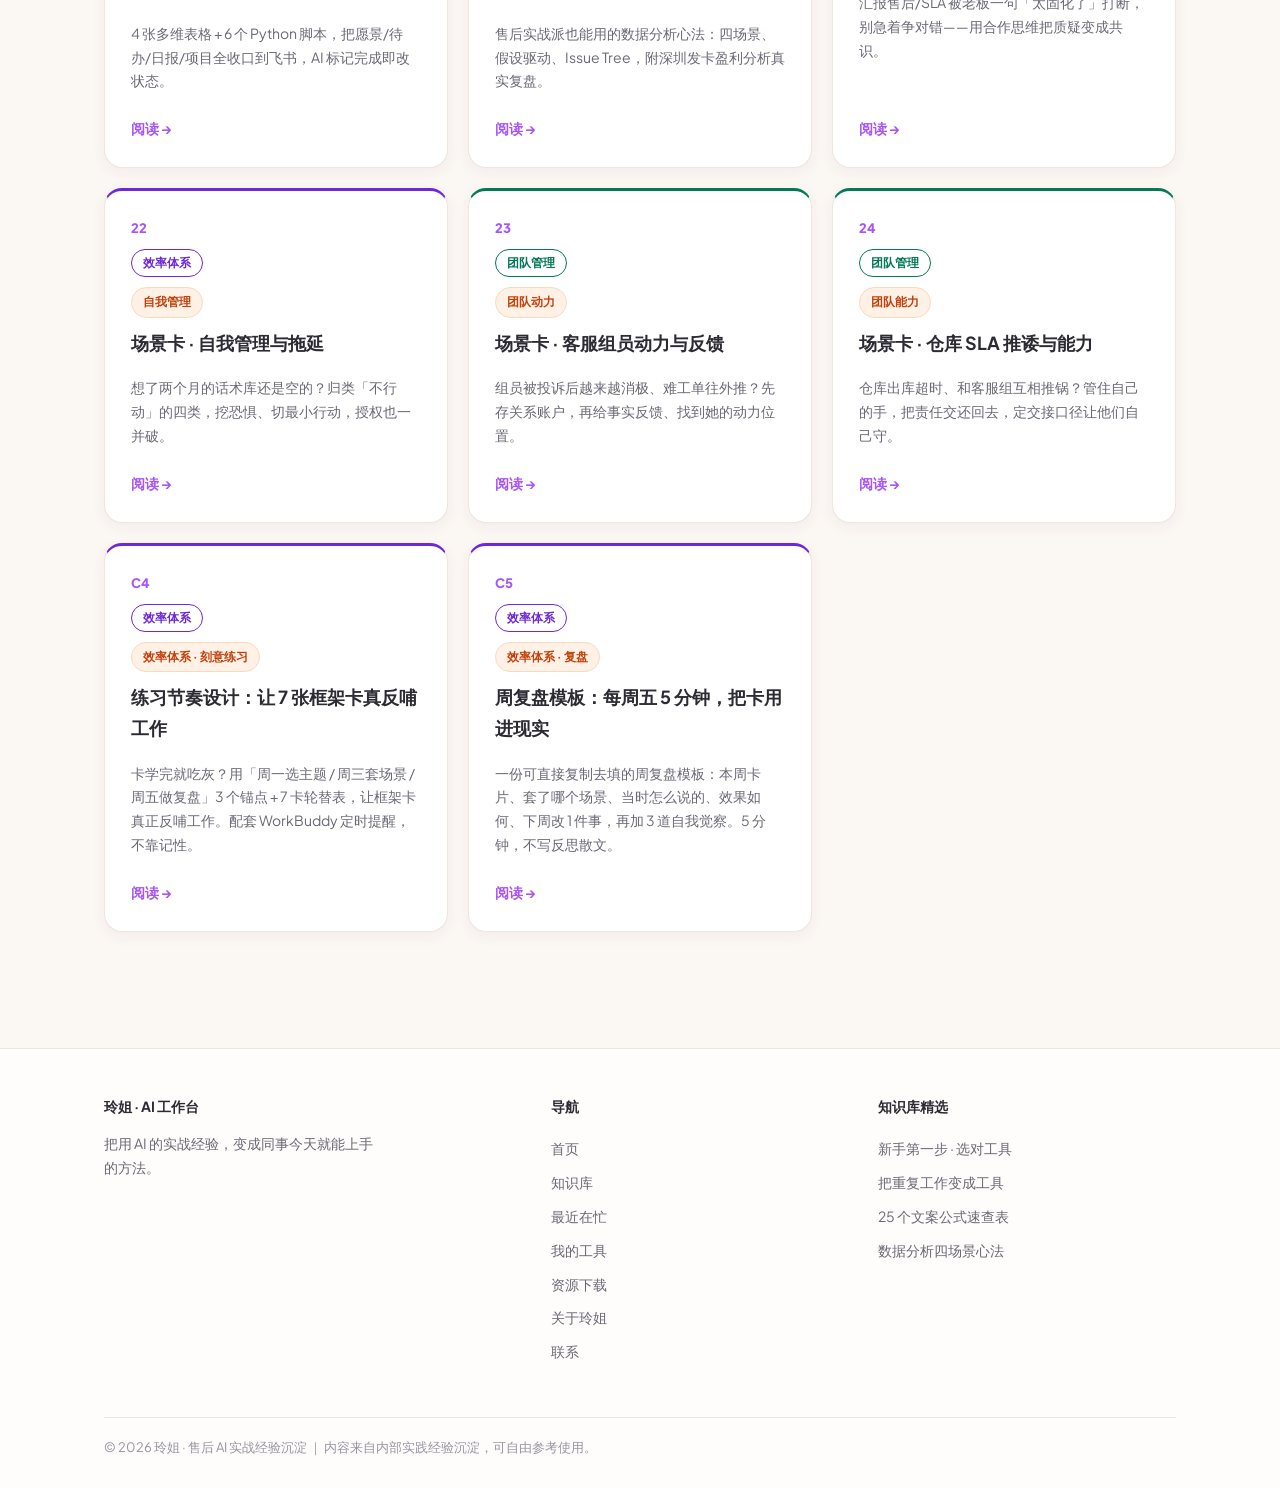
<file: kb.html>
<!DOCTYPE html>
<html lang="zh-CN">
<head>
  <meta charset="UTF-8" />
  <meta name="viewport" content="width=device-width, initial-scale=1.0" />
  <title>知识库 ｜ 玲姐 · AI 工作台</title>
  <meta name="description" content="玲姐知识库：26 篇实战笔记，覆盖售后 AI 工作台、沟通汇报、品牌定位、效率体系、技术实操、团队管理六大板块。" />
  <link rel="preconnect" href="https://fonts.googleapis.com" />
  <link rel="preconnect" href="https://fonts.gstatic.com" crossorigin />
  <link href="https://fonts.googleapis.com/css2?family=Plus+Jakarta+Sans:wght@400;500;600;700;800&family=JetBrains+Mono&display=swap" rel="stylesheet" />
    <link rel="icon" href="assets/favicon.svg" type="image/svg+xml" />
<link rel="stylesheet" href="assets/css/style.css" />
  <meta property="og:type" content="website" />
  <meta property="og:title" content="玲姐 · AI 工作台 ｜ 售后 AI 实战经验沉淀" />
  <meta property="og:description" content="玲姐把用 AI 的实战经验，变成同事今天就能上手的方法论与知识库。" />
  <meta property="og:image" content="https://ling02163.github.io/ai-workbench/assets/og-cover.png" />
  <meta property="og:url" content="https://ling02163.github.io/ai-workbench/" />
  <meta name="twitter:card" content="summary_large_image" />
  <meta name="twitter:title" content="玲姐 · AI 工作台 ｜ 售后 AI 实战经验沉淀" />
  <meta name="twitter:description" content="玲姐把用 AI 的实战经验，变成同事今天就能上手的方法论与知识库。" />
  <meta name="twitter:image" content="https://ling02163.github.io/ai-workbench/assets/og-cover.png" />
</head>
<body>
  <div id="site-header"></div>

  <main>
    <section class="kb-hero">
      <div class="container">
        <div class="breadcrumb"><a href="index.html">首页</a> / <span>知识库</span></div>
        <span class="eyebrow">知识库 · 经验沉淀</span>
        <h1 class="section-title">玲姐的知识库</h1>
        <p class="section-sub">26 篇实战笔记，把用 AI 的经验拆成能直接抄的方法。按板块挑，或搜关键词。</p>
        <div class="kb-search">
          <input id="kbSearch" type="search" aria-label="搜索知识库文章" placeholder="搜索：选工具 / 提示词 / 文案公式 / 时间管理 / 飞书 / 数据分析 ..." />
        </div>
        <div class="kb-filters" id="kbFilters"></div>
      </div>
    </section>

    <section class="block" style="padding-top:6px;">
      <div class="container">
        <div class="kb-featured" id="kbFeatured"></div>
        <div class="grid grid-3" id="kbList"></div>
        <article class="kb-body" id="kbDetail" style="display:none;"></article>
      </div>
    </section>
  </main>

  <div id="site-footer"></div>
  <script src="assets/js/main.js"></script>
  <script src="assets/js/chatbot.js"></script>
  <script src="assets/js/kb-data.js"></script>
  <script src="assets/js/kb.js"></script>
</body>
</html>
</file>
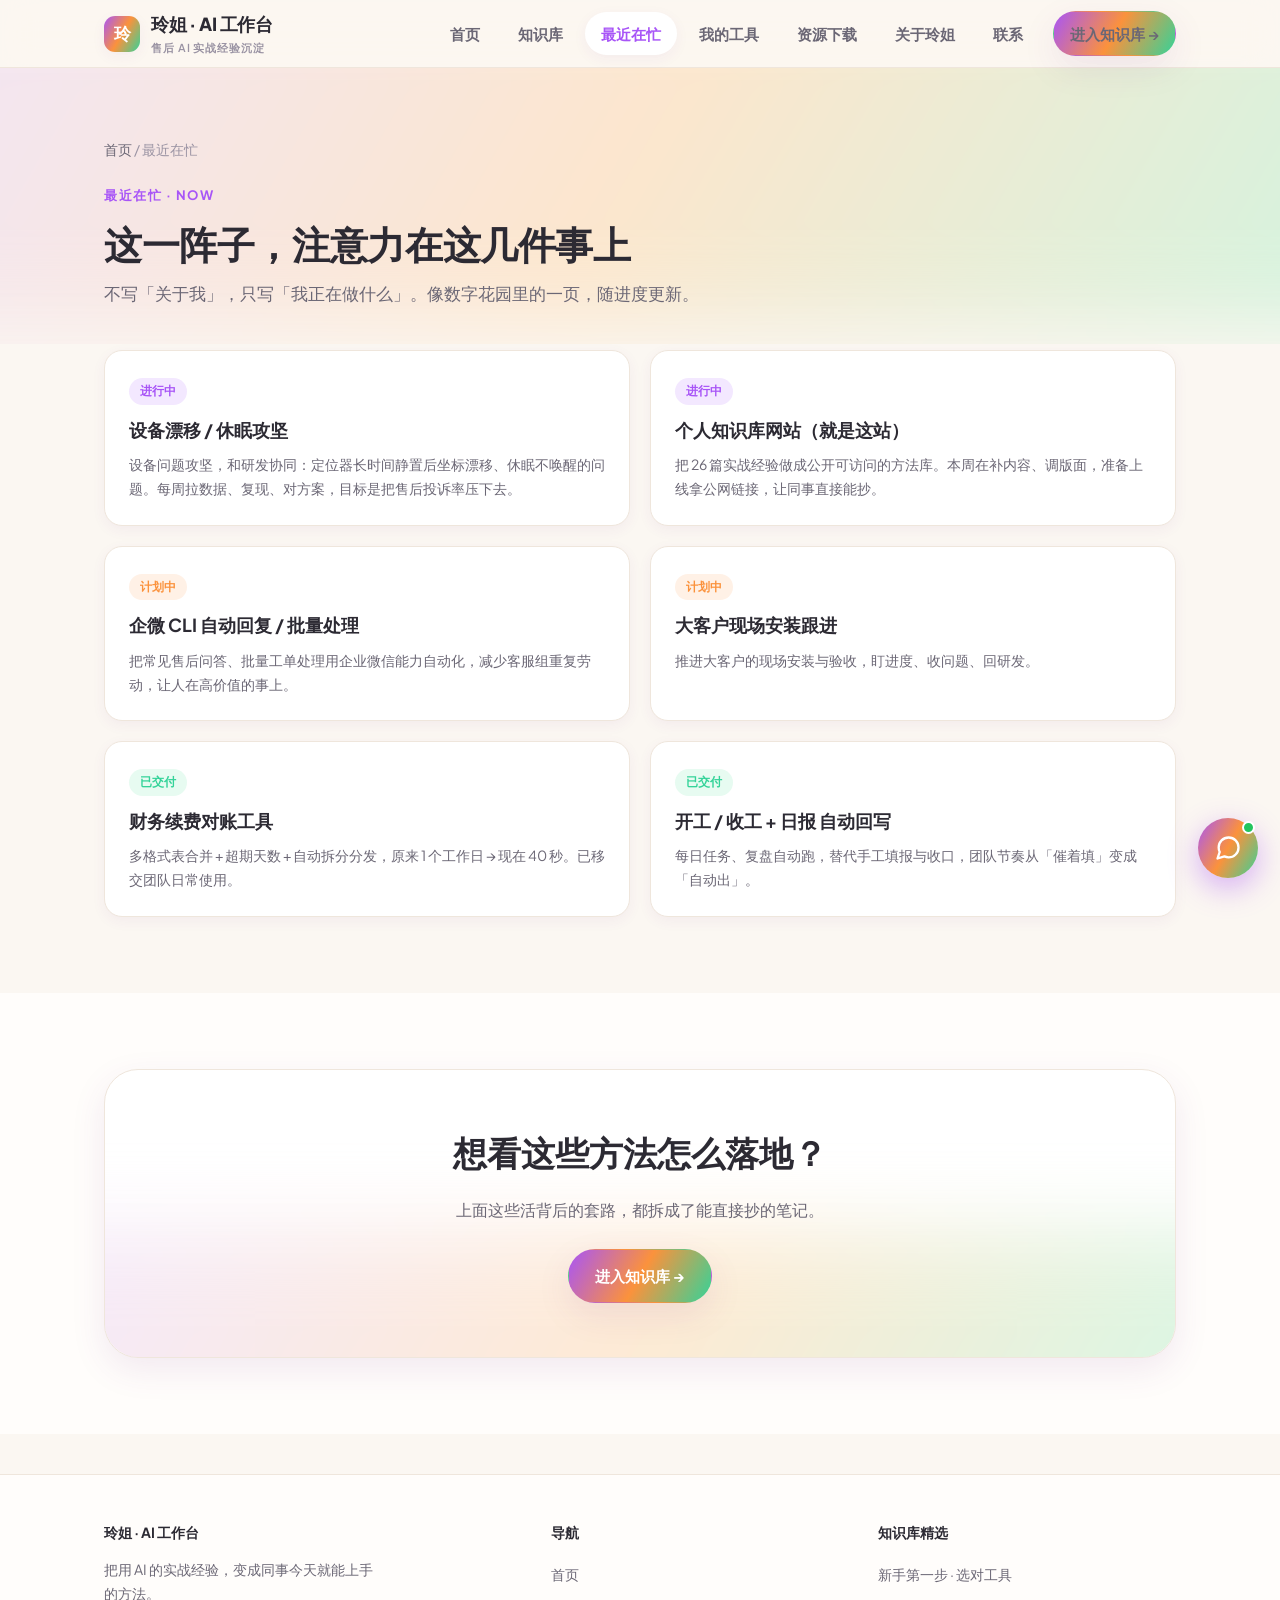
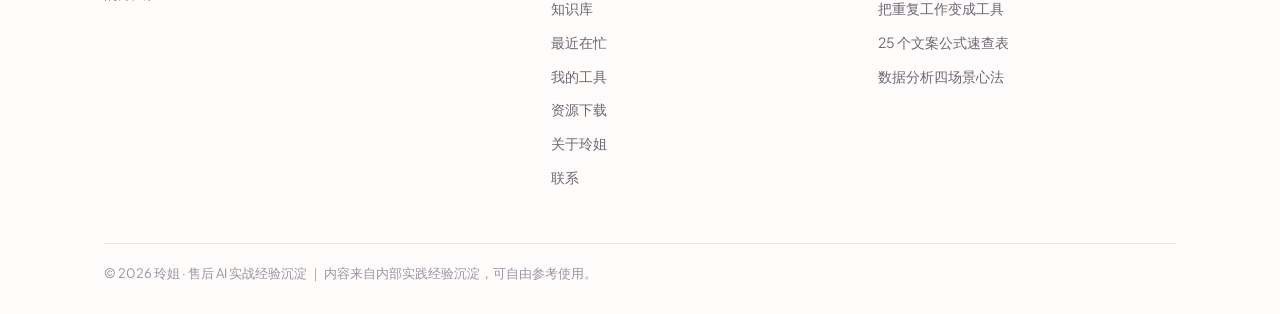
<file: now.html>
<!DOCTYPE html>
<html lang="zh-CN">
<head>
  <meta charset="UTF-8" />
  <meta name="viewport" content="width=device-width, initial-scale=1.0" />
  <title>最近在忙 ｜ 玲姐 · AI 工作台</title>
  <meta name="description" content="玲姐当前正在专注的事：设备漂移攻坚、知识库网站、企微自动化、大客户安装与已交付的提效工具。" />
  <link rel="preconnect" href="https://fonts.googleapis.com" />
  <link rel="preconnect" href="https://fonts.gstatic.com" crossorigin />
  <link href="https://fonts.googleapis.com/css2?family=Plus+Jakarta+Sans:wght@400;500;600;700;800&family=JetBrains+Mono&display=swap" rel="stylesheet" />
    <link rel="icon" href="assets/favicon.svg" type="image/svg+xml" />
<link rel="stylesheet" href="assets/css/style.css" />
  <meta property="og:type" content="website" />
  <meta property="og:title" content="玲姐 · AI 工作台 ｜ 售后 AI 实战经验沉淀" />
  <meta property="og:description" content="玲姐把用 AI 的实战经验，变成同事今天就能上手的方法论与知识库。" />
  <meta property="og:image" content="https://ling02163.github.io/ai-workbench/assets/og-cover.png" />
  <meta property="og:url" content="https://ling02163.github.io/ai-workbench/" />
  <meta name="twitter:card" content="summary_large_image" />
  <meta name="twitter:title" content="玲姐 · AI 工作台 ｜ 售后 AI 实战经验沉淀" />
  <meta name="twitter:description" content="玲姐把用 AI 的实战经验，变成同事今天就能上手的方法论与知识库。" />
  <meta name="twitter:image" content="https://ling02163.github.io/ai-workbench/assets/og-cover.png" />
</head>
<body>
  <div id="site-header"></div>

  <main>
    <section class="page-hero">
      <div class="container">
        <div class="breadcrumb"><a href="index.html">首页</a> / <span>最近在忙</span></div>
        <span class="eyebrow">最近在忙 · Now</span>
        <h1 class="section-title">这一阵子，注意力在这几件事上</h1>
        <p class="section-sub">不写「关于我」，只写「我正在做什么」。像数字花园里的一页，随进度更新。</p>
      </div>
    </section>

    <section class="block" style="padding-top:6px;">
      <div class="container">
        <div class="now-grid">

          <article class="now-item" data-reveal>
            <span class="status doing">进行中</span>
            <h3>设备漂移 / 休眠攻坚</h3>
            <p>设备问题攻坚，和研发协同：定位器长时间静置后坐标漂移、休眠不唤醒的问题。每周拉数据、复现、对方案，目标是把售后投诉率压下去。</p>
          </article>

          <article class="now-item" data-reveal>
            <span class="status doing">进行中</span>
            <h3>个人知识库网站（就是这站）</h3>
            <p>把 26 篇实战经验做成公开可访问的方法库。本周在补内容、调版面，准备上线拿公网链接，让同事直接能抄。</p>
          </article>

          <article class="now-item" data-reveal>
            <span class="status plan">计划中</span>
            <h3>企微 CLI 自动回复 / 批量处理</h3>
            <p>把常见售后问答、批量工单处理用企业微信能力自动化，减少客服组重复劳动，让人在高价值的事上。</p>
          </article>

          <article class="now-item" data-reveal>
            <span class="status plan">计划中</span>
            <h3>大客户现场安装跟进</h3>
            <p>推进大客户的现场安装与验收，盯进度、收问题、回研发。</p>
          </article>

          <article class="now-item" data-reveal>
            <span class="status done">已交付</span>
            <h3>财务续费对账工具</h3>
            <p>多格式表合并 + 超期天数 + 自动拆分分发，原来 1 个工作日 → 现在 40 秒。已移交团队日常使用。</p>
          </article>

          <article class="now-item" data-reveal>
            <span class="status done">已交付</span>
            <h3>开工 / 收工 + 日报 自动回写</h3>
            <p>每日任务、复盘自动跑，替代手工填报与收口，团队节奏从「催着填」变成「自动出」。</p>
          </article>

        </div>
      </div>
    </section>

    <section class="block" style="background:var(--bg-soft);">
      <div class="container">
        <div class="cta" data-reveal>
          <h2>想看这些方法怎么落地？</h2>
          <p>上面这些活背后的套路，都拆成了能直接抄的笔记。</p>
          <a class="btn btn-primary" href="kb.html">进入知识库 →</a>
        </div>
      </div>
    </section>
  </main>

  <div id="site-footer"></div>
  <script src="assets/js/main.js"></script>
  <script src="assets/js/chatbot.js"></script>
</body>
</html>
</file>
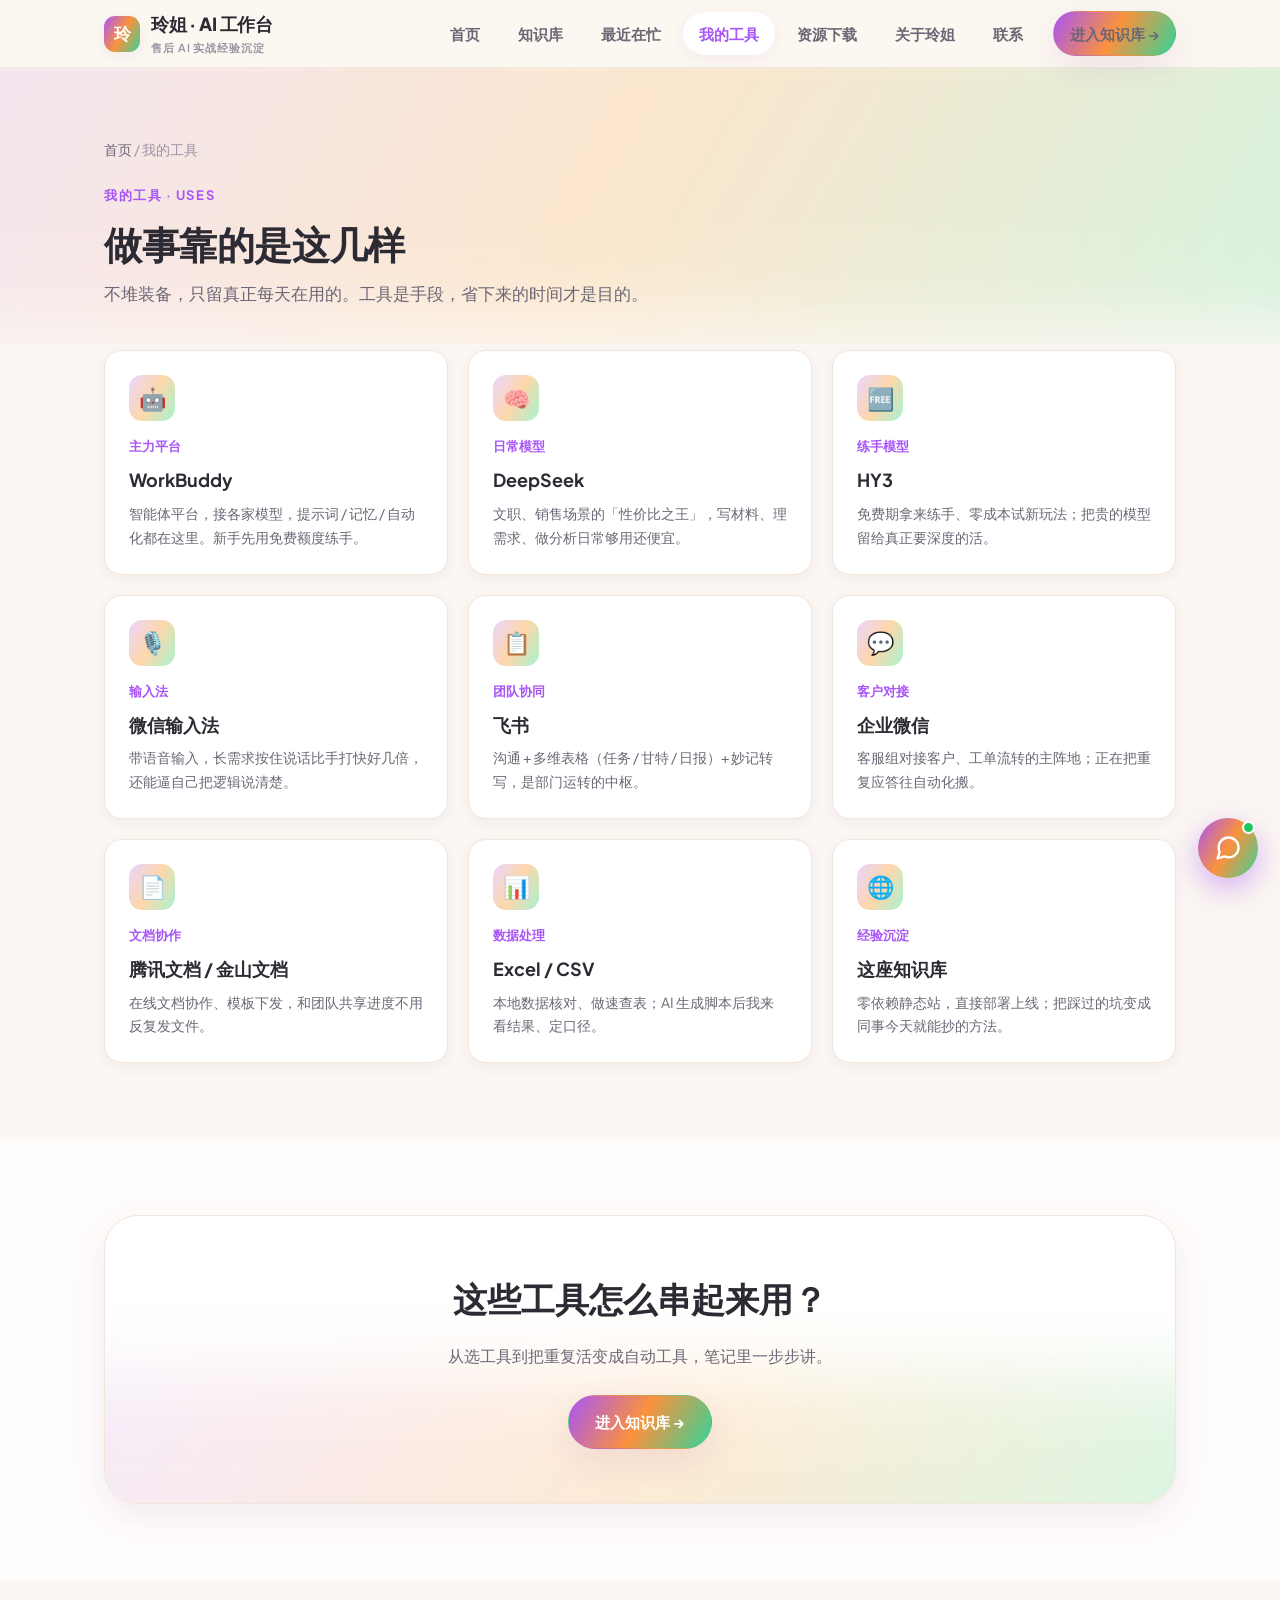
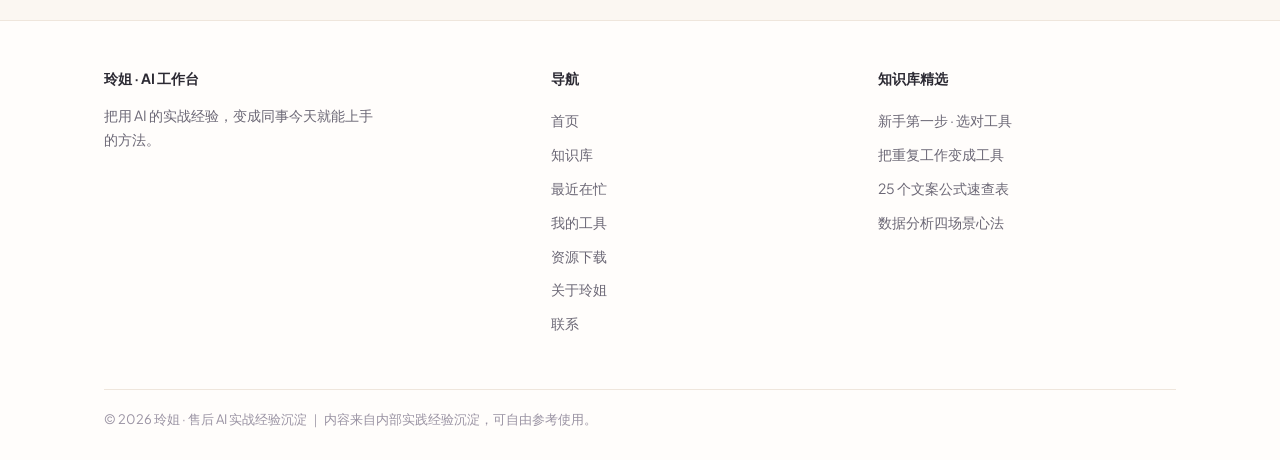
<file: uses.html>
<!DOCTYPE html>
<html lang="zh-CN">
<head>
  <meta charset="UTF-8" />
  <meta name="viewport" content="width=device-width, initial-scale=1.0" />
  <title>我的工具 ｜ 玲姐 · AI 工作台</title>
  <meta name="description" content="玲姐做事靠的工具栈：WorkBuddy、DeepSeek、微信输入法、飞书、企业微信、腾讯文档、Excel，以及这座知识库本身。" />
  <link rel="preconnect" href="https://fonts.googleapis.com" />
  <link rel="preconnect" href="https://fonts.gstatic.com" crossorigin />
  <link href="https://fonts.googleapis.com/css2?family=Plus+Jakarta+Sans:wght@400;500;600;700;800&family=JetBrains+Mono&display=swap" rel="stylesheet" />
    <link rel="icon" href="assets/favicon.svg" type="image/svg+xml" />
<link rel="stylesheet" href="assets/css/style.css" />
  <meta property="og:type" content="website" />
  <meta property="og:title" content="玲姐 · AI 工作台 ｜ 售后 AI 实战经验沉淀" />
  <meta property="og:description" content="玲姐把用 AI 的实战经验，变成同事今天就能上手的方法论与知识库。" />
  <meta property="og:image" content="https://ling02163.github.io/ai-workbench/assets/og-cover.png" />
  <meta property="og:url" content="https://ling02163.github.io/ai-workbench/" />
  <meta name="twitter:card" content="summary_large_image" />
  <meta name="twitter:title" content="玲姐 · AI 工作台 ｜ 售后 AI 实战经验沉淀" />
  <meta name="twitter:description" content="玲姐把用 AI 的实战经验，变成同事今天就能上手的方法论与知识库。" />
  <meta name="twitter:image" content="https://ling02163.github.io/ai-workbench/assets/og-cover.png" />
</head>
<body>
  <div id="site-header"></div>

  <main>
    <section class="page-hero">
      <div class="container">
        <div class="breadcrumb"><a href="index.html">首页</a> / <span>我的工具</span></div>
        <span class="eyebrow">我的工具 · Uses</span>
        <h1 class="section-title">做事靠的是这几样</h1>
        <p class="section-sub">不堆装备，只留真正每天在用的。工具是手段，省下来的时间才是目的。</p>
      </div>
    </section>

    <section class="block" style="padding-top:6px;">
      <div class="container">
        <div class="uses-grid">

          <article class="use-card" data-reveal>
            <div class="ico">🤖</div>
            <div class="role">主力平台</div>
            <h3>WorkBuddy</h3>
            <p>智能体平台，接各家模型，提示词 / 记忆 / 自动化都在这里。新手先用免费额度练手。</p>
          </article>

          <article class="use-card" data-reveal>
            <div class="ico">🧠</div>
            <div class="role">日常模型</div>
            <h3>DeepSeek</h3>
            <p>文职、销售场景的「性价比之王」，写材料、理需求、做分析日常够用还便宜。</p>
          </article>

          <article class="use-card" data-reveal>
            <div class="ico">🆓</div>
            <div class="role">练手模型</div>
            <h3>HY3</h3>
            <p>免费期拿来练手、零成本试新玩法；把贵的模型留给真正要深度的活。</p>
          </article>

          <article class="use-card" data-reveal>
            <div class="ico">🎙️</div>
            <div class="role">输入法</div>
            <h3>微信输入法</h3>
            <p>带语音输入，长需求按住说话比手打快好几倍，还能逼自己把逻辑说清楚。</p>
          </article>

          <article class="use-card" data-reveal>
            <div class="ico">📋</div>
            <div class="role">团队协同</div>
            <h3>飞书</h3>
            <p>沟通 + 多维表格（任务 / 甘特 / 日报）+ 妙记转写，是部门运转的中枢。</p>
          </article>

          <article class="use-card" data-reveal>
            <div class="ico">💬</div>
            <div class="role">客户对接</div>
            <h3>企业微信</h3>
            <p>客服组对接客户、工单流转的主阵地；正在把重复应答往自动化搬。</p>
          </article>

          <article class="use-card" data-reveal>
            <div class="ico">📄</div>
            <div class="role">文档协作</div>
            <h3>腾讯文档 / 金山文档</h3>
            <p>在线文档协作、模板下发，和团队共享进度不用反复发文件。</p>
          </article>

          <article class="use-card" data-reveal>
            <div class="ico">📊</div>
            <div class="role">数据处理</div>
            <h3>Excel / CSV</h3>
            <p>本地数据核对、做速查表；AI 生成脚本后我来看结果、定口径。</p>
          </article>

          <article class="use-card" data-reveal>
            <div class="ico">🌐</div>
            <div class="role">经验沉淀</div>
            <h3>这座知识库</h3>
            <p>零依赖静态站，直接部署上线；把踩过的坑变成同事今天就能抄的方法。</p>
          </article>

        </div>
      </div>
    </section>

    <section class="block" style="background:var(--bg-soft);">
      <div class="container">
        <div class="cta" data-reveal>
          <h2>这些工具怎么串起来用？</h2>
          <p>从选工具到把重复活变成自动工具，笔记里一步步讲。</p>
          <a class="btn btn-primary" href="kb.html">进入知识库 →</a>
        </div>
      </div>
    </section>
  </main>

  <div id="site-footer"></div>
  <script src="assets/js/main.js"></script>
  <script src="assets/js/chatbot.js"></script>
</body>
</html>
</file>
<file: assets/css/style.css>
/* ============================================================
   玲姐 · AI 工作台 — 温柔现代风设计系统
   零依赖静态站 · 自写 CSS
   ============================================================ */

:root {
  /* 底色 */
  --bg: #FBF7F2;          /* 暖米白 */
  --bg-soft: #FFFDFB;     /* 更亮卡片底 */
  --surface: #FFFFFF;
  --border: #EFE6DC;      /* 柔和描边 */
  --border-strong: #E3D5C7;

  /* 文字 */
  --ink: #2C2A33;         /* 主文字（暖近黑） */
  --ink-soft: #6B6775;    /* 次要文字 */
  --ink-faint: #9A93A3;   /* 弱化 */

  /* 强调色（柔和三色渐变体系） */
  --purple: #A855F7;
  --purple-soft: #C084FC;
  --peach: #FB923C;
  --peach-soft: #FDBA74;
  --mint: #34D399;
  --mint-soft: #6EE7B7;

  --grad: linear-gradient(120deg, #A855F7 0%, #FB923C 50%, #34D399 100%);
  --grad-soft: linear-gradient(120deg, #E9D5FF 0%, #FED7AA 50%, #A7F3D0 100%);

  /* 阴影 */
  --shadow-sm: 0 4px 14px rgba(124, 58, 150, 0.06);
  --shadow-md: 0 12px 34px rgba(124, 58, 150, 0.10);
  --shadow-lg: 0 24px 60px rgba(124, 58, 150, 0.14);

  /* 圆角 */
  --r-sm: 12px;
  --r-md: 18px;
  --r-lg: 26px;
  --r-xl: 34px;

  --maxw: 1120px;
  --nav-h: 68px;
}

* { box-sizing: border-box; margin: 0; padding: 0; }

html { scroll-behavior: smooth; }

body {
  font-family: "Plus Jakarta Sans", "PingFang SC", "Microsoft YaHei", system-ui, -apple-system, sans-serif;
  background: var(--bg);
  color: var(--ink);
  line-height: 1.7;
  font-size: 16px;
  -webkit-font-smoothing: antialiased;
  overflow-x: hidden;
}

a { color: inherit; text-decoration: none; }
img { max-width: 100%; display: block; }
ul { list-style: none; }

.container { width: 100%; max-width: var(--maxw); margin: 0 auto; padding: 0 24px; }

/* ---------- 文字工具 ---------- */
.gradient-text {
  background: var(--grad);
  -webkit-background-clip: text;
  background-clip: text;
  -webkit-text-fill-color: transparent;
  color: transparent;
}
.eyebrow {
  display: inline-block;
  font-size: 13px;
  font-weight: 700;
  letter-spacing: .12em;
  text-transform: uppercase;
  color: var(--purple);
  margin-bottom: 14px;
}
.section-title { font-size: clamp(26px, 4vw, 38px); font-weight: 800; line-height: 1.25; letter-spacing: -.01em; }
.section-sub { color: var(--ink-soft); font-size: 17px; margin-top: 12px; max-width: 640px; }

/* ---------- 按钮 ---------- */
.btn {
  display: inline-flex; align-items: center; gap: 8px;
  padding: 13px 26px; border-radius: 999px;
  font-weight: 700; font-size: 15px; cursor: pointer;
  border: 1px solid transparent; transition: transform .2s ease, box-shadow .2s ease, background .2s ease;
}
.btn-primary { background: var(--grad); color: #fff; box-shadow: var(--shadow-md); }
.btn-primary:hover { transform: translateY(-2px); box-shadow: var(--shadow-lg); }
.btn-ghost { background: var(--surface); color: var(--ink); border-color: var(--border-strong); box-shadow: var(--shadow-sm); }
.btn-ghost:hover { transform: translateY(-2px); box-shadow: var(--shadow-md); }

/* ---------- 导航（玻璃拟态） ---------- */
.nav {
  position: sticky; top: 0; z-index: 50;
  height: var(--nav-h);
  background: rgba(251, 247, 242, 0.72);
  backdrop-filter: saturate(180%) blur(16px);
  -webkit-backdrop-filter: saturate(180%) blur(16px);
  border-bottom: 1px solid var(--border);
}
.nav .container { height: 100%; display: flex; align-items: center; justify-content: space-between; }
.brand { display: flex; align-items: center; gap: 11px; font-weight: 800; font-size: 18px; letter-spacing: -.01em; }
.brand .logo {
  width: 36px; height: 36px; border-radius: 11px; background: var(--grad);
  display: grid; place-items: center; color: #fff; font-weight: 800; font-size: 17px;
  box-shadow: var(--shadow-sm);
}
.brand small { display: block; font-size: 11px; font-weight: 600; color: var(--ink-faint); letter-spacing: .08em; }
.nav-links { display: flex; align-items: center; gap: 6px; }
.nav-links a {
  padding: 9px 16px; border-radius: 999px; font-weight: 600; font-size: 15px; color: var(--ink-soft);
  transition: background .2s ease, color .2s ease;
}
.nav-links a:hover { background: var(--bg-soft); color: var(--ink); }
.nav-links a.active { background: #fff; color: var(--purple); box-shadow: var(--shadow-sm); }
.nav-cta { margin-left: 8px; }
.nav-toggle { display: none; background: none; border: 0; cursor: pointer; padding: 8px; }
.nav-toggle span { display: block; width: 22px; height: 2px; background: var(--ink); margin: 4px 0; border-radius: 2px; transition: .2s; }

/* ---------- Hero ---------- */
.hero { position: relative; padding: 84px 0 72px; overflow: hidden; }
.hero::before {
  content: ""; position: absolute; inset: -20% -10% auto -10%; height: 520px;
  background: var(--grad-soft); opacity: .55; filter: blur(40px); border-radius: 50%;
  z-index: 0;
}
.hero .container { position: relative; z-index: 1; display: grid; grid-template-columns: 1.15fr .85fr; gap: 48px; align-items: center; }
.hero h1 { font-size: clamp(34px, 5.4vw, 56px); font-weight: 800; line-height: 1.12; letter-spacing: -.02em; }
.hero p.lead { color: var(--ink-soft); font-size: 18px; margin: 22px 0 30px; max-width: 520px; }
.hero-actions { display: flex; gap: 14px; flex-wrap: wrap; }
.pill-row { display: flex; gap: 10px; flex-wrap: wrap; margin-top: 26px; }
.pill { font-size: 13px; font-weight: 600; color: var(--ink-soft); background: var(--surface); border: 1px solid var(--border); padding: 7px 14px; border-radius: 999px; box-shadow: var(--shadow-sm); }

/* Hero 浮动卡片 */
.hero-card {
  background: var(--surface); border: 1px solid var(--border); border-radius: var(--r-lg);
  padding: 26px; box-shadow: var(--shadow-lg); position: relative;
}
.hero-card .tag { font-size: 12px; font-weight: 700; color: var(--purple); letter-spacing: .08em; }
.hero-card h3 { font-size: 20px; margin: 8px 0 14px; }
.hero-card .stat { display: flex; align-items: baseline; gap: 8px; }
.hero-card .stat b { font-size: 30px; font-weight: 800; }
.hero-card .stat span { color: var(--ink-soft); font-size: 14px; }
.hero-card .float { animation: float 5s ease-in-out infinite; }
@keyframes float { 0%,100% { transform: translateY(0); } 50% { transform: translateY(-10px); } }

/* ---------- 数据条 ---------- */
.stats { display: grid; grid-template-columns: repeat(4, 1fr); gap: 18px; margin-top: 8px; }
.stat-card { background: var(--surface); border: 1px solid var(--border); border-radius: var(--r-md); padding: 22px; box-shadow: var(--shadow-sm); }
.stat-card b { font-size: 30px; font-weight: 800; display: block; }
.stat-card span { color: var(--ink-soft); font-size: 14px; }

/* ---------- 通用 section ---------- */
section.block { padding: 76px 0; }
.section-head { max-width: 720px; margin-bottom: 40px; }
.center { text-align: center; margin-left: auto; margin-right: auto; }

/* ---------- 卡片网格 / Bento ---------- */
.grid { display: grid; gap: 20px; }
.grid-2 { grid-template-columns: repeat(2, 1fr); }
.grid-3 { grid-template-columns: repeat(3, 1fr); }
.card {
  background: var(--surface); border: 1px solid var(--border); border-radius: var(--r-md);
  padding: 26px; box-shadow: var(--shadow-sm); transition: transform .25s ease, box-shadow .25s ease, border-color .25s ease;
}
.card:hover { transform: translateY(-4px); box-shadow: var(--shadow-md); border-color: var(--border-strong); }
.card .ico { width: 46px; height: 46px; border-radius: 13px; display: grid; place-items: center; font-size: 22px; margin-bottom: 16px; background: var(--grad-soft); }
.card h3 { font-size: 19px; margin-bottom: 8px; }
.card p { color: var(--ink-soft); font-size: 15px; }
.card .more { display: inline-block; margin-top: 14px; font-weight: 700; color: var(--purple); font-size: 14px; }

/* 知识库卡片 */
.kb-card { display: flex; flex-direction: column; gap: 10px; }
.kb-card .no { font-size: 13px; font-weight: 800; color: var(--purple); }
.kb-card h3 { font-size: 18px; }
.kb-card p { font-size: 14px; flex: 1; }
.chip { align-self: flex-start; font-size: 12px; font-weight: 700; color: var(--peach); background: #FFF1E6; border: 1px solid #FBD9BC; padding: 4px 11px; border-radius: 999px; }

/* 实战成果 */
.case { display: grid; grid-template-columns: repeat(2, 1fr); gap: 20px; }
.case .card .big { font-size: 32px; font-weight: 800; background: var(--grad); -webkit-background-clip: text; background-clip: text; -webkit-text-fill-color: transparent; }
.case .card .from { color: var(--ink-faint); text-decoration: line-through; font-size: 14px; }

/* CTA 面板 */
.cta {
  background: var(--surface); border: 1px solid var(--border); border-radius: var(--r-xl);
  padding: 54px 44px; text-align: center; position: relative; overflow: hidden; box-shadow: var(--shadow-md);
}
.cta::before { content: ""; position: absolute; inset: auto -10% -40% -10%; height: 240px; background: var(--grad-soft); opacity: .5; filter: blur(40px); }
.cta > * { position: relative; z-index: 1; }
.cta h2 { font-size: clamp(24px, 3.6vw, 34px); font-weight: 800; }
.cta p { color: var(--ink-soft); margin: 14px auto 26px; max-width: 520px; }

/* ---------- 页脚 ---------- */
.footer { border-top: 1px solid var(--border); padding: 46px 0 30px; margin-top: 40px; background: var(--bg-soft); }
.footer .container { display: grid; grid-template-columns: 1.4fr 1fr 1fr; gap: 30px; }
.footer h4 { font-size: 14px; margin-bottom: 14px; color: var(--ink); }
.footer a { color: var(--ink-soft); font-size: 14px; display: block; padding: 5px 0; }
.footer a:hover { color: var(--purple); }
.footer .copy { grid-column: 1 / -1; border-top: 1px solid var(--border); margin-top: 18px; padding-top: 18px; color: var(--ink-faint); font-size: 13px; }

/* ---------- 知识库详情 ---------- */
.kb-hero { padding: 64px 0 30px; position: relative; overflow: hidden; }
.kb-hero::before { content: ""; position: absolute; inset: -30% -10% auto -10%; height: 360px; background: var(--grad-soft); opacity: .5; filter: blur(40px); z-index: 0; }
.kb-hero .container { position: relative; z-index: 1; }
.breadcrumb { font-size: 14px; color: var(--ink-faint); margin-bottom: 18px; }
.breadcrumb a { color: var(--ink-soft); }
.breadcrumb a:hover { color: var(--purple); }
.kb-meta { display: flex; gap: 10px; align-items: center; margin-bottom: 14px; }
.kb-body { max-width: 760px; margin: 0 auto; padding: 20px 0 80px; }
.kb-body h2 { font-size: 24px; margin: 38px 0 14px; font-weight: 800; letter-spacing: -.01em; }
.kb-body h3 { font-size: 19px; margin: 28px 0 10px; font-weight: 700; }
.kb-body p { color: var(--ink-soft); margin: 12px 0; }
.kb-body ul { margin: 12px 0; padding-left: 4px; }
.kb-body ul li { position: relative; padding-left: 24px; margin: 9px 0; color: var(--ink-soft); }
.kb-body ul li::before { content: ""; position: absolute; left: 6px; top: 11px; width: 7px; height: 7px; border-radius: 50%; background: var(--grad); }
.kb-body ol { margin: 12px 0; padding-left: 22px; }
.kb-body ol li { margin: 10px 0; color: var(--ink-soft); }
.kb-body strong { color: var(--ink); }
.kb-body blockquote {
  border-left: 4px solid var(--purple-soft); background: var(--bg-soft);
  padding: 14px 18px; border-radius: 0 var(--r-sm) var(--r-sm) 0; margin: 18px 0; color: var(--ink); font-size: 15px;
}
.kb-body blockquote.tip { border-color: var(--mint); }
.kb-body blockquote.scene { border-color: var(--peach); }
.kb-body .prompt-box {
  background: #2C2A33; color: #F3EAFB; border-radius: var(--r-sm); padding: 16px 18px;
  font-family: "JetBrains Mono", ui-monospace, monospace; font-size: 14px; line-height: 1.7; margin: 16px 0; position: relative;
}
.kb-body .prompt-box .copy {
  position: absolute; top: 10px; right: 10px; background: rgba(255,255,255,.12); border: 0; color: #fff;
  font-size: 12px; padding: 4px 10px; border-radius: 8px; cursor: pointer;
}
.kb-body .prompt-box .copy:hover { background: rgba(255,255,255,.22); }
/* 话术卡：可直接套的口语脚本，浅底柔色 + 一键复制 */
.kb-body .script-box {
  position: relative;
  background: var(--surface);
  border: 1px solid var(--border);
  border-left: 4px solid var(--purple-soft);
  border-radius: var(--r-md);
  padding: 16px 18px;
  margin: 14px 0;
  font-size: 15px;
  line-height: 1.85;
  color: var(--ink);
}
.kb-body .script-box .copy {
  position: absolute; top: 10px; right: 10px;
  background: var(--purple-soft); border: 0; color: #fff;
  font-size: 12px; padding: 4px 10px; border-radius: 8px; cursor: pointer;
}
.kb-body .script-box .copy:hover { background: var(--purple); }
.kb-nav { display: flex; justify-content: space-between; gap: 14px; margin-top: 50px; border-top: 1px solid var(--border); padding-top: 26px; }
.kb-nav a { flex: 1; background: var(--surface); border: 1px solid var(--border); border-radius: var(--r-md); padding: 16px 20px; box-shadow: var(--shadow-sm); transition: .2s; }
.kb-nav a:hover { transform: translateY(-3px); box-shadow: var(--shadow-md); }
.kb-nav a.next { text-align: right; }
.kb-nav .lbl { font-size: 12px; color: var(--ink-faint); }
.kb-nav .ttl { font-weight: 700; color: var(--ink); }

/* 搜索框 */
.kb-search { display: flex; gap: 10px; max-width: 520px; margin: 22px 0 36px; }
.kb-search input {
  flex: 1; padding: 13px 18px; border-radius: 999px; border: 1px solid var(--border-strong);
  background: var(--surface); font-size: 15px; color: var(--ink); outline: none; transition: .2s;
}
.kb-search input:focus { border-color: var(--purple-soft); box-shadow: 0 0 0 4px rgba(192,132,252,.18); }

/* 关于页 */
.about-grid { display: grid; grid-template-columns: 1fr 1fr; gap: 40px; align-items: center; }
.avatar { width: 120px; height: 120px; border-radius: 30px; background: var(--grad); display: grid; place-items: center; color: #fff; font-size: 46px; font-weight: 800; box-shadow: var(--shadow-md); }
.timeline { border-left: 2px solid var(--border); margin-left: 8px; padding-left: 26px; }
.timeline .item { position: relative; padding: 6px 0 22px; }
.timeline .item::before { content: ""; position: absolute; left: -33px; top: 12px; width: 14px; height: 14px; border-radius: 50%; background: var(--grad); box-shadow: 0 0 0 4px var(--bg); }

/* 联系页 */
.contact-grid { display: grid; grid-template-columns: 1fr 1fr; gap: 30px; }
.contact-card { background: var(--surface); border: 1px solid var(--border); border-radius: var(--r-md); padding: 26px; box-shadow: var(--shadow-sm); }
.contact-card .ico { width: 44px; height: 44px; border-radius: 12px; background: var(--grad-soft); display: grid; place-items: center; font-size: 20px; margin-bottom: 14px; }
.contact-card a { color: var(--purple); font-weight: 700; }

/* ---------- 联系表单 ---------- */
.contact-form-wrap { background: var(--surface); border: 1px solid var(--border); border-radius: var(--r-lg); padding: 30px; box-shadow: var(--shadow-sm); max-width: 640px; margin: 36px auto 0; }
.form-title { font-size: clamp(20px, 2.6vw, 26px); font-weight: 800; }
.form-tip { color: var(--ink-soft); margin: 6px 0 20px; font-size: 14px; }
.contact-form .form-row { margin-bottom: 16px; display: flex; flex-direction: column; gap: 6px; }
.contact-form label { font-size: 13px; font-weight: 600; color: var(--ink-soft); }
.contact-form input, .contact-form textarea {
  font: inherit; padding: 11px 13px; border: 1px solid var(--border); border-radius: 10px;
  background: var(--bg); color: var(--ink); transition: border-color .2s, box-shadow .2s; resize: vertical;
}
.contact-form input:focus, .contact-form textarea:focus { outline: none; border-color: var(--purple); box-shadow: 0 0 0 3px var(--purple-soft); }
.hp { position: absolute; left: -9999px; width: 1px; height: 1px; overflow: hidden; }
.form-status { margin-top: 12px; font-size: 14px; min-height: 18px; }
.form-status.ok { color: #1a9e6f; }
.form-status.err { color: #d9534f; }

/* ---------- 滚动揭示动画 ---------- */
[data-reveal] { opacity: 0; transform: translateY(24px); transition: opacity .7s ease, transform .7s ease; }
[data-reveal].is-visible { opacity: 1; transform: none; }
@media (prefers-reduced-motion: reduce) {
  [data-reveal] { opacity: 1; transform: none; transition: none; }
  .hero-card .float { animation: none; }
}

/* ---------- 知识库：分类筛选 / 精选 / 速查表 / TOC / 相关 ---------- */
.kb-filters { display: flex; flex-wrap: wrap; gap: 9px; margin-top: 18px; }
.kb-filter-btn {
  padding: 8px 16px; border-radius: 999px; font-weight: 600; font-size: 14px; cursor: pointer;
  background: var(--surface); color: var(--ink-soft); border: 1px solid var(--border-strong);
  transition: .2s;
}
.kb-filter-btn:hover { color: var(--ink); border-color: var(--purple-soft); }
.kb-filter-btn.active { background: var(--grad); color: #fff; border-color: transparent; box-shadow: var(--shadow-sm); }

.kb-featured { display: grid; grid-template-columns: repeat(3, 1fr); gap: 20px; margin-bottom: 38px; }
.kb-featured .feat-head { grid-column: 1 / -1; display: flex; align-items: baseline; gap: 12px; }
.feature-card { background: linear-gradient(180deg, var(--bg-soft), #fff); border: 1px solid var(--border-strong); }
.feature-card .more { color: var(--purple); }

.cat-badge { align-self: flex-start; font-size: 12px; font-weight: 700; padding: 3px 11px; border-radius: 999px; border: 1px solid; background: var(--surface); }

/* 速查表（ref-table） */
.ref-table { width: 100%; border-collapse: collapse; margin: 18px 0; font-size: 14px; overflow: hidden; border-radius: var(--r-sm); box-shadow: var(--shadow-sm); }
.ref-table th { background: var(--grad-soft); color: var(--ink); text-align: left; padding: 11px 14px; font-weight: 700; font-size: 13px; }
.ref-table td { padding: 11px 14px; border-top: 1px solid var(--border); color: var(--ink-soft); vertical-align: top; }
.ref-table tr:nth-child(even) td { background: var(--bg-soft); }
.ref-table td b { color: var(--ink); }

/* 详情 TOC */
.kb-toc { background: var(--bg-soft); border: 1px solid var(--border); border-radius: var(--r-md); padding: 18px 22px; margin: 8px 0 6px; }
.kb-toc .toc-title { font-size: 12px; font-weight: 700; color: var(--purple); letter-spacing: .08em; margin-bottom: 10px; }
.kb-toc a { display: block; color: var(--ink-soft); font-size: 14px; padding: 5px 0 5px 14px; border-left: 2px solid var(--border-strong); margin: 2px 0; transition: .2s; }
.kb-toc a:hover { color: var(--purple); border-left-color: var(--purple); }

/* 相关阅读 */
.related { margin-top: 54px; border-top: 1px solid var(--border); padding-top: 30px; }
.related-title { font-size: 14px; font-weight: 700; color: var(--ink); margin-bottom: 18px; }

/* ---------- 最近在忙 / 我的工具 页 ---------- */
.page-hero { padding: 70px 0 36px; position: relative; overflow: hidden; }
.page-hero::before { content: ""; position: absolute; inset: -30% -10% auto -10%; height: 340px; background: var(--grad-soft); opacity: .5; filter: blur(40px); z-index: 0; }
.page-hero .container { position: relative; z-index: 1; }
.now-grid { display: grid; grid-template-columns: repeat(2, 1fr); gap: 20px; }
.now-item { background: var(--surface); border: 1px solid var(--border); border-radius: var(--r-md); padding: 24px; box-shadow: var(--shadow-sm); }
.now-item .status { font-size: 12px; font-weight: 700; padding: 3px 11px; border-radius: 999px; display: inline-block; margin-bottom: 10px; }
.now-item .status.doing { color: var(--purple); background: #F3E8FF; }
.now-item .status.plan { color: var(--peach); background: #FFF1E6; }
.now-item .status.done { color: var(--mint); background: #E7FBF1; }
.now-item h3 { font-size: 18px; margin-bottom: 8px; }
.now-item p { color: var(--ink-soft); font-size: 14px; }
.uses-grid { display: grid; grid-template-columns: repeat(3, 1fr); gap: 20px; }
.use-card { background: var(--surface); border: 1px solid var(--border); border-radius: var(--r-md); padding: 24px; box-shadow: var(--shadow-sm); }
.use-card .ico { width: 46px; height: 46px; border-radius: 13px; display: grid; place-items: center; font-size: 22px; margin-bottom: 14px; background: var(--grad-soft); }
.use-card h3 { font-size: 18px; margin-bottom: 6px; }
.use-card .role { font-size: 13px; color: var(--purple); font-weight: 700; margin-bottom: 8px; }
.use-card p { color: var(--ink-soft); font-size: 14px; }
.use-card .dl-meta { font-size: 12px; color: var(--ink-soft); margin-top: 12px; font-family: "JetBrains Mono", ui-monospace, monospace; letter-spacing: .02em; }
.use-card .btn { margin-top: 14px; }
.btn-sm { padding: 9px 18px; font-size: 14px; }

/* ---------- 响应式 ---------- */
@media (max-width: 880px) {
  .hero .container { grid-template-columns: 1fr; }
  .hero-card { max-width: 420px; }
  .stats { grid-template-columns: repeat(2, 1fr); }
  .grid-3 { grid-template-columns: 1fr; }
  .grid-2, .case, .about-grid, .contact-grid { grid-template-columns: 1fr; }
  .footer .container { grid-template-columns: 1fr 1fr; }
  .nav-links { display: none; position: absolute; top: var(--nav-h); left: 0; right: 0; flex-direction: column; align-items: stretch; gap: 4px; background: var(--bg-soft); border-bottom: 1px solid var(--border); padding: 14px 24px; box-shadow: var(--shadow-md); }
  .nav-links.open { display: flex; }
  .nav-links a { padding: 12px 16px; }
  .nav-cta { margin: 6px 0 4px; }
  .nav-toggle { display: block; }
}
@media (max-width: 520px) {
  .stats { grid-template-columns: 1fr 1fr; }
  .footer .container { grid-template-columns: 1fr; }
  .kb-nav { flex-direction: column; }
}

/* ============================================================
   专家审查补强（2026-08-18）：可读性 / 对比度 / 无障碍
   ============================================================ */

/* 可读分类色（深一档，保证白底 WCAG 达标） */
:root {
  --cat-purple:  #7E22CE;
  --cat-peach:   #C2410C;
  --cat-teal:    #0F766E;
  --cat-violet:  #6D28D9;
  --cat-amber:   #B45309;
  --cat-emerald: #047857;
  --peach-deep:  #C2410C;
}

/* 文章内分隔线（替代裸 <hr/>） */
.kb-body hr { border: 0; border-top: 1px solid var(--border); margin: 32px 0; }

/* 行内代码：浅紫底深紫字，醒目但不刺眼 */
.kb-body code {
  font-family: "JetBrains Mono", ui-monospace, monospace;
  font-size: .87em; background: #F3E8FF; color: #6D28D9;
  padding: 2px 7px; border-radius: 7px; border: 1px solid #E9D5FF;
}

/* 键盘焦点环（无障碍：tab 可见） */
a:focus-visible, button:focus-visible, input:focus-visible,
textarea:focus-visible, .kb-filter-btn:focus-visible, .nav-toggle:focus-visible {
  outline: 2px solid var(--purple); outline-offset: 2px; border-radius: 10px;
}

/* 知识库卡片按分类上色（顶边），强化分组视觉 */
.kb-card { border-top: 3px solid var(--accent, var(--border-strong)); }
.kb-card:hover { border-top-color: var(--accent, var(--border-strong)); }
.feature-card { position: relative; overflow: hidden; }
.feature-card::before {
  content: ""; position: absolute; inset: 0 0 auto 0; height: 3px;
  background: var(--grad); border-radius: var(--r-md) var(--r-md) 0 0;
}

/* 详情页 h2 左侧渐变条，层级更清晰 */
.kb-body h2 { border-left: 4px solid var(--purple-soft); padding-left: 14px; }

/* chip 文字加深，浅橙底可读 */
.chip { color: var(--peach-deep); }

/* 阅读进度条（详情页） */
.reading-bar { position: fixed; top: var(--nav-h); left: 0; height: 3px; width: 0; background: var(--grad); z-index: 49; transition: width .12s ease; box-shadow: 0 1px 8px rgba(168,85,247,.45); }

/* 详情页双栏 + 右侧 sticky 目录 */
.kb-body { max-width: 1080px; }
.kb-layout { display: grid; grid-template-columns: minmax(0, 720px) 1fr; gap: 56px; align-items: start; }
.kb-main { min-width: 0; }
.kb-aside { position: sticky; top: calc(var(--nav-h) + 20px); align-self: start; max-height: calc(100vh - var(--nav-h) - 44px); overflow: auto; }
.kb-aside .kb-toc { margin: 0; }
@media (max-width: 880px) {
  .kb-layout { display: flex; flex-direction: column; }
  .kb-aside { position: static; order: -1; max-height: none; overflow: visible; margin-bottom: 8px; }
  .kb-aside .kb-toc { margin: 8px 0 6px; }
}

/* 分类筛选按钮篇数 */
.cat-count { font-size: 12px; font-weight: 700; color: var(--ink-faint); margin-left: 2px; }
.kb-filter-btn.active .cat-count { color: rgba(255,255,255,.85); }

/* ===== AI 客服机器人（右下角悬浮，调取站内知识库） ===== */
.cb-fab { position: fixed; right: 22px; bottom: 22px; width: 60px; height: 60px; border-radius: 50%; border: none; cursor: pointer; background: var(--grad); color: #fff; box-shadow: 0 10px 30px rgba(168,85,247,.45); z-index: 60; display: flex; align-items: center; justify-content: center; transition: transform .2s ease, box-shadow .2s ease; }
.cb-fab:hover { transform: translateY(-3px) scale(1.04); }
.cb-fab svg { width: 28px; height: 28px; }
.cb-fab .cb-dot { position: absolute; top: 3px; right: 3px; width: 13px; height: 13px; background: #22c55e; border: 2px solid #fff; border-radius: 50%; }

.cb-panel { position: fixed; right: 22px; bottom: 96px; width: 372px; max-width: calc(100vw - 32px); height: 540px; max-height: calc(100vh - 120px); background: var(--card); border: 1px solid var(--border); border-radius: 20px; box-shadow: 0 24px 60px rgba(76,29,149,.25); z-index: 61; display: flex; flex-direction: column; overflow: hidden; transform: translateY(16px) scale(.98); opacity: 0; pointer-events: none; transition: transform .22s ease, opacity .22s ease; }
.cb-panel.open { transform: none; opacity: 1; pointer-events: auto; }

.cb-head { background: var(--grad); color: #fff; padding: 14px 16px; display: flex; align-items: center; gap: 10px; }
.cb-head .cb-ava { width: 38px; height: 38px; border-radius: 50%; background: rgba(255,255,255,.22); display: flex; align-items: center; justify-content: center; font-size: 18px; font-weight: 700; }
.cb-head .cb-t { line-height: 1.25; }
.cb-head .cb-t b { font-size: 15px; }
.cb-head .cb-t span { font-size: 11.5px; opacity: .85; }
.cb-head .cb-acts { margin-left: auto; display: flex; gap: 6px; }
.cb-head .cb-acts button { background: rgba(255,255,255,.18); border: none; color: #fff; width: 30px; height: 30px; border-radius: 9px; cursor: pointer; font-size: 14px; }
.cb-head .cb-acts button:hover { background: rgba(255,255,255,.32); }

.cb-msgs { flex: 1; overflow-y: auto; padding: 16px; display: flex; flex-direction: column; gap: 12px; background: var(--surface); }
.cb-msg { display: flex; gap: 8px; max-width: 94%; }
.cb-msg.user { align-self: flex-end; flex-direction: row-reverse; }
.cb-bubble { padding: 10px 13px; border-radius: 14px; font-size: 14px; line-height: 1.55; word-break: break-word; }
.cb-msg.bot .cb-bubble { background: var(--card); border: 1px solid var(--border); border-top-left-radius: 4px; color: var(--ink); }
.cb-msg.user .cb-bubble { background: var(--purple); color: #fff; border-top-right-radius: 4px; }
.cb-ava-sm { width: 28px; height: 28px; border-radius: 50%; background: var(--grad); color: #fff; display: flex; align-items: center; justify-content: center; font-size: 13px; font-weight: 700; flex: 0 0 auto; }

.cb-res { display: block; text-decoration: none; color: inherit; background: var(--card); border: 1px solid var(--border); border-left: 3px solid var(--purple); border-radius: 12px; padding: 10px 12px; margin-top: 6px; transition: transform .15s ease, box-shadow .15s ease; }
.cb-res:hover { transform: translateY(-2px); box-shadow: 0 8px 20px rgba(124,34,206,.12); }
.cb-res .cb-res-cat { font-size: 11px; font-weight: 700; color: var(--purple); }
.cb-res .cb-res-t { font-weight: 700; font-size: 14px; margin: 3px 0; color: var(--ink); }
.cb-res .cb-res-s { font-size: 12.5px; color: var(--ink-soft); line-height: 1.5; }
.cb-res .cb-res-go { font-size: 12px; color: var(--purple); margin-top: 4px; font-weight: 700; }

.cb-typing { display: inline-flex; gap: 4px; padding: 4px 2px; }
.cb-typing i { width: 7px; height: 7px; border-radius: 50%; background: var(--ink-faint); animation: cbblink 1.2s infinite both; }
.cb-typing i:nth-child(2) { animation-delay: .2s; }
.cb-typing i:nth-child(3) { animation-delay: .4s; }
@keyframes cbblink { 0%,80%,100% { opacity: .3; transform: translateY(0); } 40% { opacity: 1; transform: translateY(-3px); } }

.cb-input { border-top: 1px solid var(--border); background: var(--card); padding: 10px 12px; display: flex; align-items: flex-end; gap: 8px; }
.cb-input textarea { flex: 1; resize: none; border: 1px solid var(--border); border-radius: 12px; padding: 9px 12px; font: inherit; font-size: 14px; line-height: 1.4; max-height: 96px; outline: none; background: var(--surface); color: var(--ink); }
.cb-input textarea:focus { border-color: var(--purple); }
.cb-mic, .cb-send { width: 40px; height: 40px; flex: 0 0 auto; border-radius: 12px; border: none; cursor: pointer; display: flex; align-items: center; justify-content: center; font-size: 17px; }
.cb-mic { background: var(--surface); border: 1px solid var(--border); color: var(--ink-soft); }
.cb-mic.on { background: #ef4444; color: #fff; border-color: #ef4444; }
.cb-send { background: var(--purple); color: #fff; }
.cb-send:hover { background: #6D28D9; }
.cb-hint { font-size: 11px; color: var(--ink-faint); text-align: center; padding: 0 0 4px; }

@media (max-width: 480px) {
  .cb-panel { right: 8px; left: 8px; width: auto; bottom: 84px; }
  .cb-fab { right: 16px; bottom: 16px; }
}
</file>
